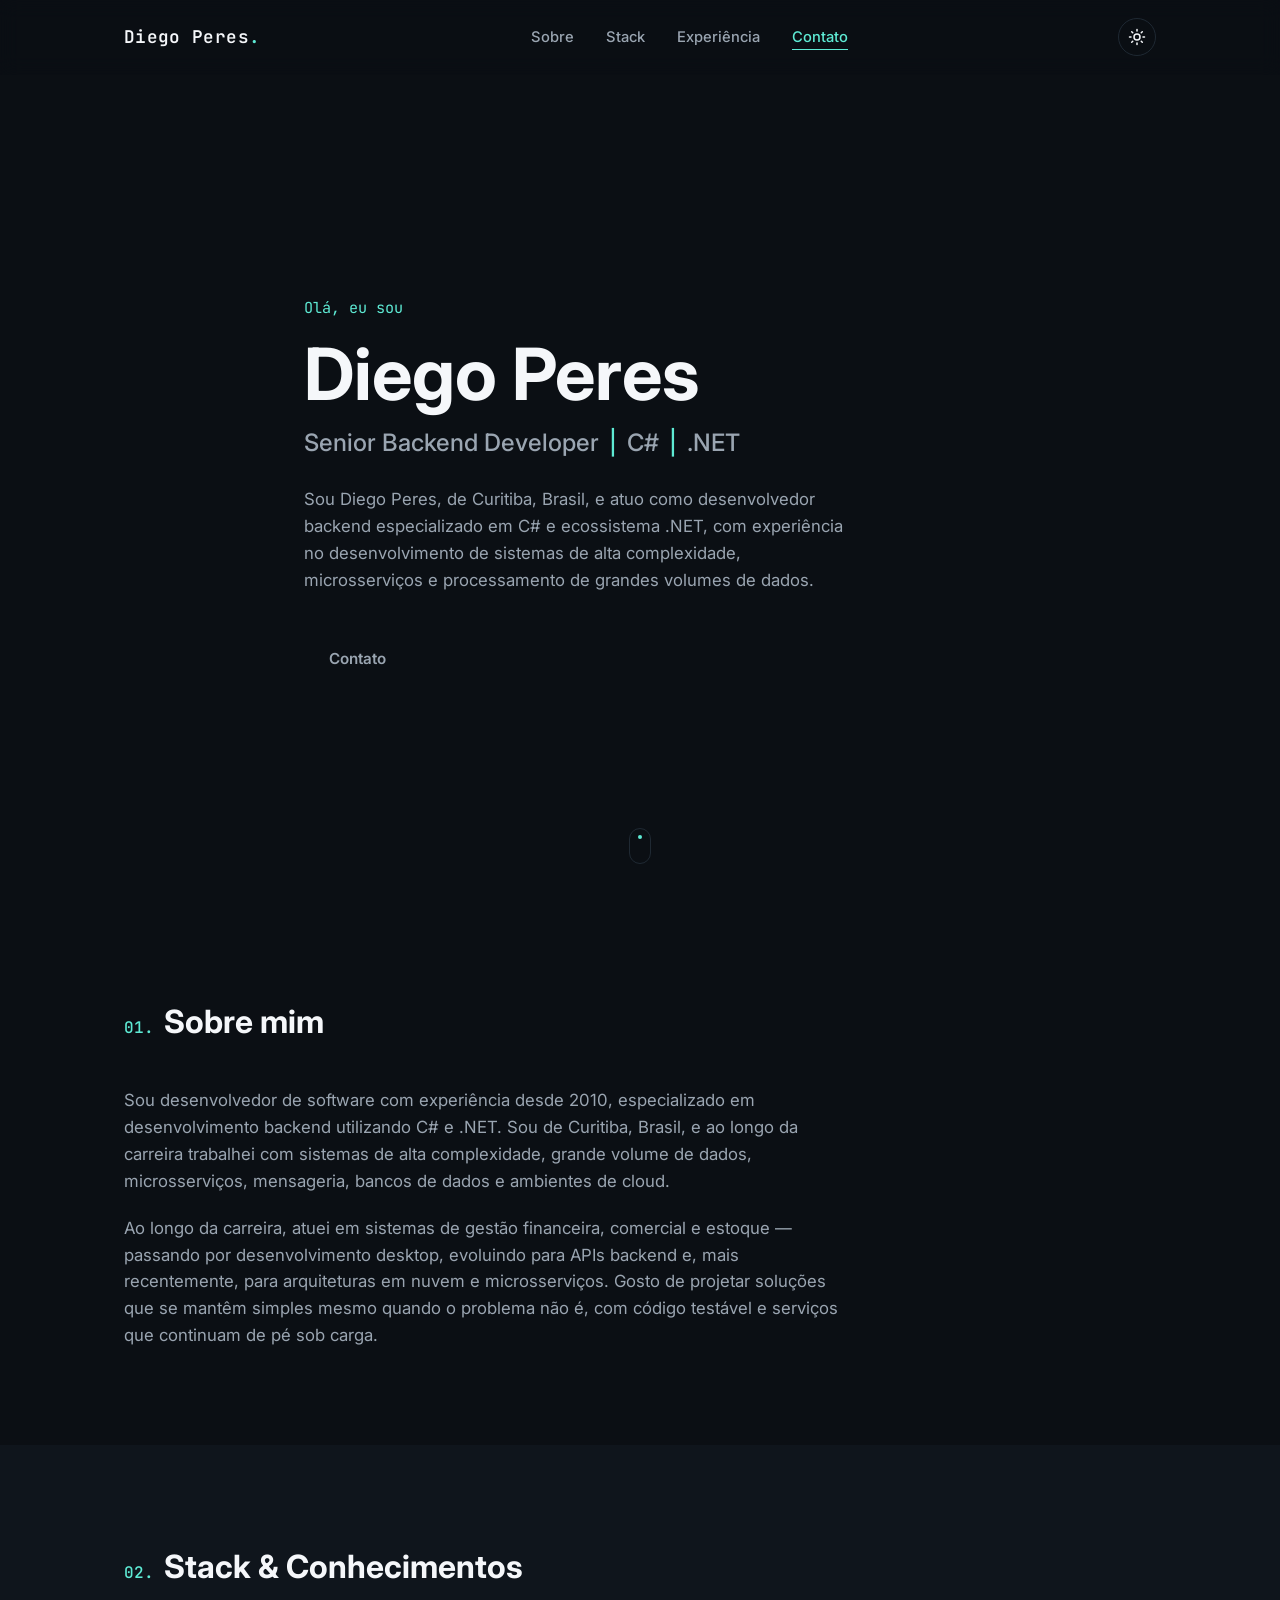
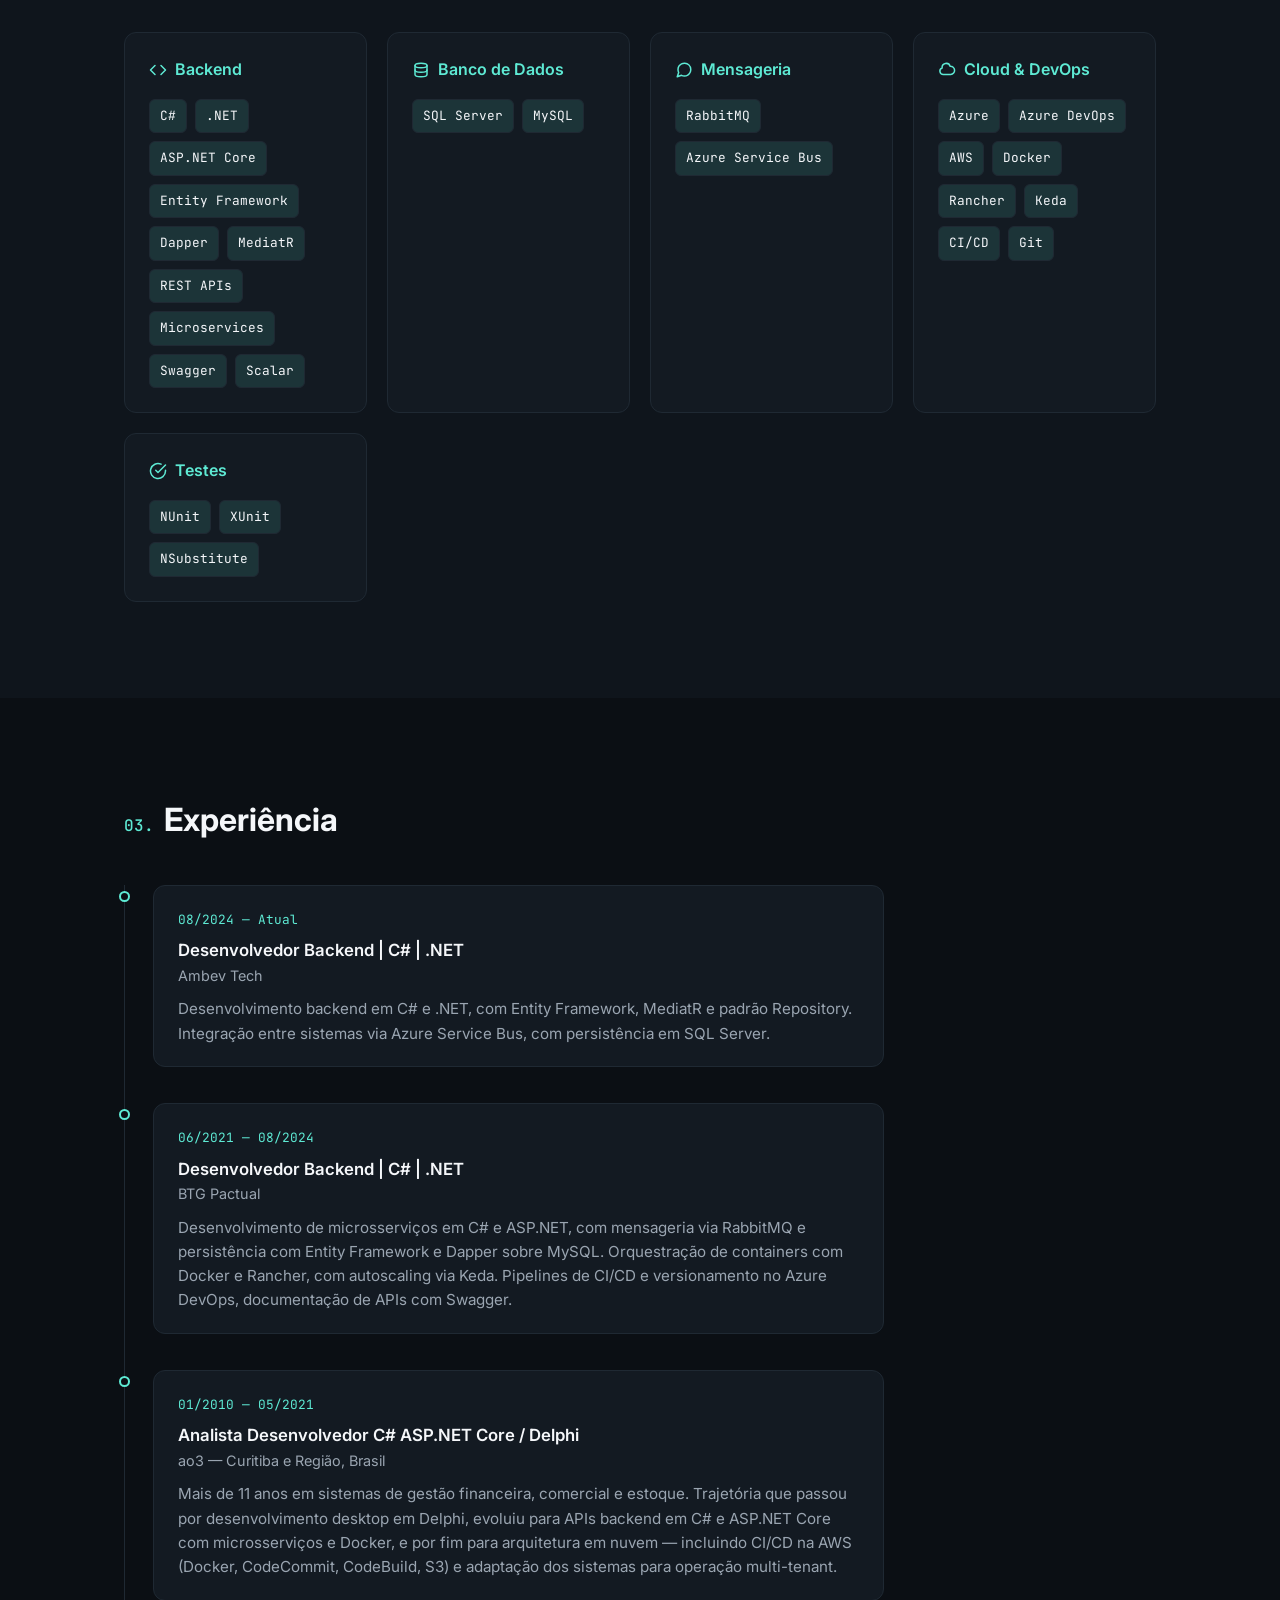
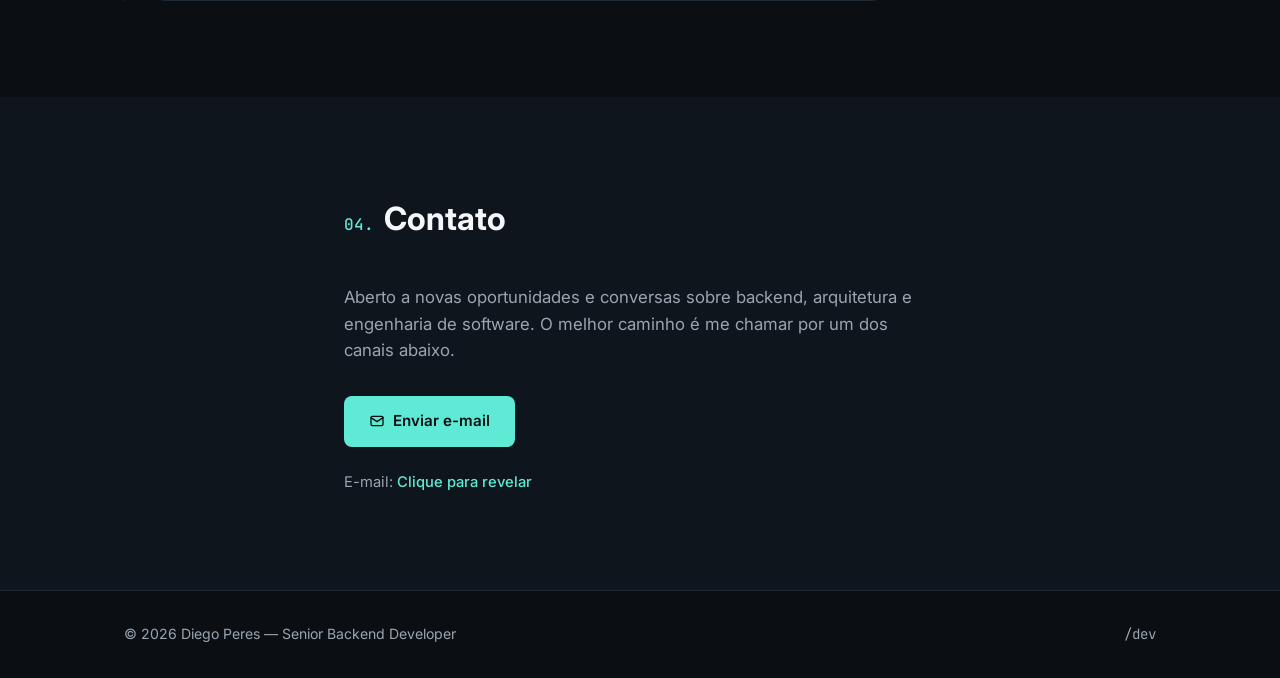
<file: index.html>
<!DOCTYPE html>
<html lang="pt-BR">

<head>
    <meta charset="UTF-8">
    <meta name="viewport" content="width=device-width, initial-scale=1.0">

    <title>Diego Peres | Desenvolvedor Backend C# .NET em Curitiba</title>
    <meta name="description"
        content="Diego Peres é desenvolvedor backend em Curitiba, Brasil, especializado em C# e .NET, com experiência em microsserviços, mensageria, cloud e sistemas de alta complexidade.">
    <meta name="keywords"
        content="Diego Peres, desenvolvedor backend, C#, .NET, ASP.NET Core, microsserviços, Curitiba, Brasil">
    <meta name="author" content="Diego Peres">
    <meta name="robots" content="index, follow">
    <meta name="theme-color" content="#0b0f14">
    <meta name="googlebot" content="index, follow, max-image-preview:large">

    <!-- Open Graph -->
    <meta property="og:type" content="website">
    <meta property="og:title" content="Diego Peres | Desenvolvedor Backend C# .NET em Curitiba">
    <meta property="og:description"
        content="Portfólio de Diego Peres, desenvolvedor backend em Curitiba, Brasil, com experiência em C#, .NET, microsserviços, mensageria e cloud.">
    <meta property="og:image" content="assets/og-image.svg">
    <meta property="og:url" content="https://www.diegoperes.com.br/">
    <meta property="og:site_name" content="Diego Peres">
    <meta property="og:locale" content="pt_BR">

    <!-- Twitter Card -->
    <meta name="twitter:card" content="summary_large_image">
    <meta name="twitter:title" content="Diego Peres | Desenvolvedor Backend C# .NET em Curitiba">
    <meta name="twitter:description"
        content="Portfólio de Diego Peres, desenvolvedor backend em Curitiba, Brasil, com experiência em C# e .NET.">
    <meta name="twitter:image" content="assets/og-image.svg">

    <link rel="icon" type="image/svg+xml" href="assets/favicon.svg">
    <link rel="canonical" href="https://www.diegoperes.com.br/">

    <link rel="preconnect" href="https://fonts.googleapis.com">
    <link rel="preconnect" href="https://fonts.gstatic.com" crossorigin>
    <link
        href="https://fonts.googleapis.com/css2?family=Inter:wght@400;500;600;700&amp;family=JetBrains+Mono:wght@400;500;600&amp;display=swap"
        rel="stylesheet">

    <link rel="stylesheet" href="css/style.css">
    <script src="js/site-config.js"></script>
    <script>
        (function injectStructuredData() {
            const sameAs = [
                window.SITE_CONFIG?.linkedin?.trim(),
                window.SITE_CONFIG?.github?.trim()
            ].filter(Boolean);

            const person = {
                "@context": "https://schema.org",
                "@type": "Person",
                name: "Diego Peres",
                url: "https://www.diegoperes.com.br/",
                jobTitle: "Desenvolvedor Backend",
                address: {
                    "@type": "PostalAddress",
                    addressLocality: "Curitiba",
                    addressCountry: "BR"
                },
                knowsAbout: [
                    "C#",
                    ".NET",
                    "ASP.NET Core",
                    "Microsserviços",
                    "RabbitMQ",
                    "Azure Service Bus",
                    "SQL Server",
                    "MySQL",
                    "Azure",
                    "AWS",
                    "Docker"
                ]
            };

            if (sameAs.length > 0) {
                person.sameAs = sameAs;
            }

            const structuredDataScript = document.createElement("script");
            structuredDataScript.type = "application/ld+json";
            structuredDataScript.text = JSON.stringify(person);
            document.head.appendChild(structuredDataScript);
        })();

        (function addPageTitle() {
            document.title = "Diego Peres | Desenvolvedor Backend C# .NET em Curitiba";
        })();

        (function initGoogleAnalytics() {
            const measurementId = window.SITE_CONFIG?.analyticsMeasurementId?.trim();
            if (!measurementId) return;

            window.dataLayer = window.dataLayer || [];
            window.gtag = function gtag() {
                window.dataLayer.push(arguments);
            };

            window.gtag("js", new Date());
            window.gtag("config", measurementId);

            const script = document.createElement("script");
            script.async = true;
            script.src = "https://www.googletagmanager.com/gtag/js?id=" + encodeURIComponent(measurementId);
            document.head.appendChild(script);
        })();
    </script>
</head>

<body>

    <!--
        Ei, curioso(a) o suficiente pra abrir o código-fonte? Isso já é um
        bom sinal por aqui. Tem mais alguns segredos escondidos no site —
        boa sorte encontrando todos. E se quiser trocar uma ideia de verdade,
        a seção #contato tá logo ali embaixo.
    -->

    <a class="skip-link" href="#conteudo">Pular para o conteúdo</a>

    <!-- ===================== HEADER / NAV ===================== -->
    <header class="header" id="header">
        <nav class="nav" aria-label="Navegação principal">
            <a href="#hero" class="nav__brand">Diego Peres<span class="dot">.</span></a>

            <button class="nav__toggle" id="navToggle" aria-expanded="false" aria-controls="navMenu"
                aria-label="Abrir menu">
                <span></span><span></span><span></span>
            </button>

            <ul class="nav__menu" id="navMenu">
                <li><a href="#sobre" class="nav__link">Sobre</a></li>
                <li><a href="#stack" class="nav__link">Stack</a></li>
                <li><a href="#experiencia" class="nav__link">Experiência</a></li>
                <li><a href="#contato" class="nav__link">Contato</a></li>
            </ul>

            <div class="nav__actions">
                <button class="theme-toggle" id="themeToggle" aria-label="Alternar tema claro/escuro"
                    title="Alternar tema">
                    <svg class="icon icon-sun" viewBox="0 0 24 24" aria-hidden="true">
                        <circle cx="12" cy="12" r="4" />
                        <path
                            d="M12 2v2M12 20v2M4.93 4.93l1.41 1.41M17.66 17.66l1.41 1.41M2 12h2M20 12h2M4.93 19.07l1.41-1.41M17.66 6.34l1.41-1.41" />
                    </svg>
                    <svg class="icon icon-moon" viewBox="0 0 24 24" aria-hidden="true">
                        <path d="M21 12.79A9 9 0 1 1 11.21 3 7 7 0 0 0 21 12.79z" />
                    </svg>
                </button>
            </div>
        </nav>
    </header>

    <main id="conteudo">

        <!-- ===================== HERO ===================== -->
        <section class="hero" id="hero">
            <div class="container hero__content">
                <p class="hero__eyebrow reveal">Olá, eu sou</p>
                <h1 class="hero__name reveal">Diego Peres</h1>
                <p class="hero__role reveal">Senior Backend Developer <span class="sep">|</span> C# <span
                        class="sep">|</span> .NET</p>
                <p class="hero__text reveal">
                    Sou Diego Peres, de Curitiba, Brasil, e atuo como desenvolvedor backend
                    especializado em C# e ecossistema .NET, com experiência no desenvolvimento de
                    sistemas de alta complexidade, microsserviços e processamento de grandes
                    volumes de dados.
                </p>

                <div class="hero__actions reveal">
                    <!-- PERSONALIZAR: links configurados em js/script.js (objeto CONFIG) -->
                    <a data-config="linkedin" class="btn btn--primary" target="_blank" rel="noopener noreferrer">
                        <svg class="icon icon-brand" viewBox="0 0 24 24" aria-hidden="true">
                            <path
                                d="M20.447 20.452h-3.554v-5.569c0-1.328-.027-3.037-1.852-3.037-1.853 0-2.136 1.446-2.136 2.939v5.667H9.351V9h3.414v1.561h.046c.477-.9 1.637-1.85 3.37-1.85 3.601 0 4.267 2.37 4.267 5.455v6.286zM5.337 7.433a2.062 2.062 0 1 1 0-4.125 2.062 2.062 0 0 1 0 4.125zM7.119 20.452H3.554V9h3.565v11.452zM22.225 0H1.771C.792 0 0 .774 0 1.729v20.542C0 23.227.792 24 1.771 24h20.451C23.2 24 24 23.227 24 22.271V1.729C24 .774 23.2 0 22.222 0h.003z" />
                        </svg>
                        LinkedIn
                    </a>
                    <a data-config="github" class="btn btn--outline" target="_blank" rel="noopener noreferrer">
                        <svg class="icon icon-brand" viewBox="0 0 24 24" aria-hidden="true">
                            <path
                                d="M12 .297c-6.63 0-12 5.373-12 12 0 5.303 3.438 9.8 8.205 11.385.6.113.82-.258.82-.577 0-.285-.01-1.04-.015-2.04-3.338.724-4.042-1.61-4.042-1.61C4.422 18.07 3.633 17.7 3.633 17.7c-1.087-.744.084-.729.084-.729 1.205.084 1.838 1.236 1.838 1.236 1.07 1.835 2.809 1.305 3.495.998.108-.776.417-1.305.76-1.605-2.665-.3-5.466-1.332-5.466-5.93 0-1.31.47-2.38 1.235-3.22-.135-.303-.54-1.523.105-3.176 0 0 1.005-.322 3.3 1.23.96-.267 1.98-.399 3-.405 1.02.006 2.04.138 3 .405 2.28-1.552 3.285-1.23 3.285-1.23.645 1.653.24 2.873.12 3.176.765.84 1.23 1.91 1.23 3.22 0 4.61-2.805 5.625-5.475 5.92.42.36.81 1.096.81 2.22 0 1.606-.015 2.896-.015 3.286 0 .315.21.69.825.57C20.565 22.092 24 17.592 24 12.297c0-6.627-5.373-12-12-12" />
                        </svg>
                        GitHub
                    </a>
                    <a href="#contato" class="btn btn--ghost">Contato</a>
                </div>
            </div>

            <a href="#sobre" class="scroll-hint" aria-label="Rolar para a próxima seção">
                <span></span>
            </a>
        </section>

        <!-- ===================== SOBRE ===================== -->
        <section class="section" id="sobre">
            <div class="container">
                <h2 class="section__title reveal"><span class="section__num">01.</span> Sobre mim</h2>

                <div class="about">
                    <p class="about__text reveal">
                        Sou desenvolvedor de software com experiência desde 2010, especializado em
                        desenvolvimento backend utilizando C# e .NET. Sou de Curitiba, Brasil, e ao
                        longo da carreira trabalhei com sistemas de alta complexidade, grande
                        volume de dados, microsserviços, mensageria, bancos de dados e ambientes de
                        cloud.
                    </p>
                    <p class="about__text reveal">
                        Ao longo da carreira, atuei em sistemas de gestão financeira, comercial e estoque —
                        passando por desenvolvimento desktop, evoluindo para APIs backend e, mais
                        recentemente, para arquiteturas em nuvem e microsserviços. Gosto de projetar
                        soluções que se mantêm simples mesmo quando o problema não é, com código testável
                        e serviços que continuam de pé sob carga.
                    </p>
                </div>
            </div>
        </section>

        <!-- ===================== STACK ===================== -->
        <section class="section section--alt" id="stack">
            <div class="container">
                <h2 class="section__title reveal"><span class="section__num">02.</span> Stack &amp; Conhecimentos</h2>

                <div class="stack-grid">

                    <div class="stack-card reveal">
                        <h3 class="stack-card__title">
                            <svg class="icon" viewBox="0 0 24 24" aria-hidden="true">
                                <polyline points="16 18 22 12 16 6" />
                                <polyline points="8 6 2 12 8 18" />
                            </svg>
                            Backend
                        </h3>
                        <ul class="tag-list">
                            <li>C#</li>
                            <li>.NET</li>
                            <li>ASP.NET Core</li>
                            <li>Entity Framework</li>
                            <li>Dapper</li>
                            <li>MediatR</li>
                            <li>REST APIs</li>
                            <li>Microservices</li>
                            <li>Swagger</li>
                            <li>Scalar</li>
                        </ul>
                    </div>

                    <div class="stack-card reveal">
                        <h3 class="stack-card__title">
                            <svg class="icon" viewBox="0 0 24 24" aria-hidden="true">
                                <ellipse cx="12" cy="6" rx="8" ry="3" />
                                <path d="M4 6v6c0 1.66 3.58 3 8 3s8-1.34 8-3V6" />
                                <path d="M4 12v6c0 1.66 3.58 3 8 3s8-1.34 8-3v-6" />
                            </svg>
                            Banco de Dados
                        </h3>
                        <ul class="tag-list">
                            <li>SQL Server</li>
                            <li>MySQL</li>
                        </ul>
                    </div>

                    <div class="stack-card reveal">
                        <h3 class="stack-card__title">
                            <svg class="icon" viewBox="0 0 24 24" aria-hidden="true">
                                <path
                                    d="M21 11.5a8.38 8.38 0 0 1-.9 3.8 8.5 8.5 0 0 1-7.6 4.7 8.38 8.38 0 0 1-3.8-.9L3 21l1.9-5.7a8.38 8.38 0 0 1-.9-3.8 8.5 8.5 0 0 1 4.7-7.6 8.38 8.38 0 0 1 3.8-.9h.5a8.48 8.48 0 0 1 8 8v.5Z" />
                            </svg>
                            Mensageria
                        </h3>
                        <ul class="tag-list">
                            <li>RabbitMQ</li>
                            <li>Azure Service Bus</li>
                        </ul>
                    </div>

                    <div class="stack-card reveal">
                        <h3 class="stack-card__title">
                            <svg class="icon" viewBox="0 0 24 24" aria-hidden="true">
                                <path d="M7 18a4.5 4.5 0 0 1-1.5-8.73A5.5 5.5 0 0 1 16.2 7.02 4.5 4.5 0 0 1 17 18H7Z" />
                            </svg>
                            Cloud &amp; DevOps
                        </h3>
                        <ul class="tag-list">
                            <li>Azure</li>
                            <li>Azure DevOps</li>
                            <li>AWS</li>
                            <li>Docker</li>
                            <li>Rancher</li>
                            <li>Keda</li>
                            <li>CI/CD</li>
                            <li>Git</li>
                        </ul>
                    </div>

                    <div class="stack-card reveal">
                        <h3 class="stack-card__title">
                            <svg class="icon" viewBox="0 0 24 24" aria-hidden="true">
                                <path d="M22 11.08V12a10 10 0 1 1-5.93-9.14" />
                                <polyline points="22 4 12 14.01 9 11.01" />
                            </svg>
                            Testes
                        </h3>
                        <ul class="tag-list">
                            <li>NUnit</li>
                            <li>XUnit</li>
                            <li>NSubstitute</li>
                        </ul>
                    </div>

                </div>
            </div>
        </section>

        <!-- ===================== EXPERIÊNCIA ===================== -->
        <section class="section" id="experiencia">
            <div class="container">
                <h2 class="section__title reveal"><span class="section__num">03.</span> Experiência</h2>

                <ol class="timeline">

                    <li class="timeline__item reveal">
                        <div class="timeline__dot"></div>
                        <div class="timeline__card">
                            <span class="timeline__period">08/2024 — Atual</span>
                            <h3 class="timeline__role">Desenvolvedor Backend | C# | .NET</h3>
                            <p class="timeline__company" data-egg="beer">Ambev Tech</p>
                            <p class="timeline__desc">
                                Desenvolvimento backend em C# e .NET, com Entity Framework, MediatR e padrão
                                Repository. Integração entre sistemas via Azure Service Bus, com persistência
                                em SQL Server.
                            </p>
                        </div>
                    </li>

                    <li class="timeline__item reveal">
                        <div class="timeline__dot"></div>
                        <div class="timeline__card">
                            <span class="timeline__period">06/2021 — 08/2024</span>
                            <h3 class="timeline__role">Desenvolvedor Backend | C# | .NET</h3>
                            <p class="timeline__company" data-egg="money">BTG Pactual</p>
                            <p class="timeline__desc">
                                Desenvolvimento de microsserviços em C# e ASP.NET, com mensageria via RabbitMQ
                                e persistência com Entity Framework e Dapper sobre MySQL. Orquestração de
                                containers com Docker e Rancher, com autoscaling via Keda. Pipelines de CI/CD
                                e versionamento no Azure DevOps, documentação de APIs com Swagger.
                            </p>
                        </div>
                    </li>

                    <li class="timeline__item reveal">
                        <div class="timeline__dot"></div>
                        <div class="timeline__card">
                            <span class="timeline__period">01/2010 — 05/2021</span>
                            <h3 class="timeline__role">Analista Desenvolvedor C# ASP.NET Core / Delphi</h3>
                            <p class="timeline__company" data-egg="stock">ao3 — Curitiba e Região, Brasil</p>
                            <p class="timeline__desc">
                                Mais de 11 anos em sistemas de gestão financeira, comercial e estoque. Trajetória
                                que passou por desenvolvimento desktop em Delphi, evoluiu para APIs backend em
                                C# e ASP.NET Core com microsserviços e Docker, e por fim para arquitetura em
                                nuvem — incluindo CI/CD na AWS (Docker, CodeCommit, CodeBuild, S3) e adaptação
                                dos sistemas para operação multi-tenant.
                            </p>
                        </div>
                    </li>

                </ol>
            </div>
        </section>

        <!-- ===================== CONTATO ===================== -->
        <section class="section section--alt" id="contato">
            <div class="container contact">
                <h2 class="section__title reveal"><span class="section__num">04.</span> Contato</h2>
                <p class="contact__text reveal">
                    Aberto a novas oportunidades e conversas sobre backend, arquitetura e engenharia de software.
                    O melhor caminho é me chamar por um dos canais abaixo.
                </p>

                <div class="contact__actions reveal">
                    <button type="button" class="btn btn--primary" data-email-trigger="send">
                        <svg class="icon" viewBox="0 0 24 24" aria-hidden="true">
                            <rect x="3" y="5" width="18" height="14" rx="2" />
                            <path d="m3 7 9 6 9-6" />
                        </svg>
                        Enviar e-mail
                    </button>
                    <a data-config="linkedin" class="btn btn--outline" target="_blank" rel="noopener noreferrer">
                        <svg class="icon icon-brand" viewBox="0 0 24 24" aria-hidden="true">
                            <path
                                d="M20.447 20.452h-3.554v-5.569c0-1.328-.027-3.037-1.852-3.037-1.853 0-2.136 1.446-2.136 2.939v5.667H9.351V9h3.414v1.561h.046c.477-.9 1.637-1.85 3.37-1.85 3.601 0 4.267 2.37 4.267 5.455v6.286zM5.337 7.433a2.062 2.062 0 1 1 0-4.125 2.062 2.062 0 0 1 0 4.125zM7.119 20.452H3.554V9h3.565v11.452zM22.225 0H1.771C.792 0 0 .774 0 1.729v20.542C0 23.227.792 24 1.771 24h20.451C23.2 24 24 23.227 24 22.271V1.729C24 .774 23.2 0 22.222 0h.003z" />
                        </svg>
                        LinkedIn
                    </a>
                    <a data-config="github" class="btn btn--outline" target="_blank" rel="noopener noreferrer">
                        <svg class="icon icon-brand" viewBox="0 0 24 24" aria-hidden="true">
                            <path
                                d="M12 .297c-6.63 0-12 5.373-12 12 0 5.303 3.438 9.8 8.205 11.385.6.113.82-.258.82-.577 0-.285-.01-1.04-.015-2.04-3.338.724-4.042-1.61-4.042-1.61C4.422 18.07 3.633 17.7 3.633 17.7c-1.087-.744.084-.729.084-.729 1.205.084 1.838 1.236 1.838 1.236 1.07 1.835 2.809 1.305 3.495.998.108-.776.417-1.305.76-1.605-2.665-.3-5.466-1.332-5.466-5.93 0-1.31.47-2.38 1.235-3.22-.135-.303-.54-1.523.105-3.176 0 0 1.005-.322 3.3 1.23.96-.267 1.98-.399 3-.405 1.02.006 2.04.138 3 .405 2.28-1.552 3.285-1.23 3.285-1.23.645 1.653.24 2.873.12 3.176.765.84 1.23 1.91 1.23 3.22 0 4.61-2.805 5.625-5.475 5.92.42.36.81 1.096.81 2.22 0 1.606-.015 2.896-.015 3.286 0 .315.21.69.825.57C20.565 22.092 24 17.592 24 12.297c0-6.627-5.373-12-12-12" />
                        </svg>
                        GitHub
                    </a>
                </div>

                <!--
          Proteção simples contra coleta automática de e-mail: o endereço fica
          codificado em js/script.js e só é decodificado/exibido após o clique
          do usuário (ver initEmailProtection em js/script.js).
        -->
                <p class="contact__direct reveal">
                    E-mail: <a href="#" class="email-reveal" data-email-trigger="show">Clique para revelar</a>
                </p>
            </div>
        </section>

    </main>

    <!-- ===================== FOOTER ===================== -->
    <footer class="footer">
        <div class="container footer__content">
            <p>&copy; <span id="year">2026</span> Diego Peres — Senior Backend Developer</p>
            <div class="footer__links">
                <a data-config="linkedin" target="_blank" rel="noopener noreferrer">LinkedIn</a>
                <a data-config="github" target="_blank" rel="noopener noreferrer">GitHub</a>
                <a href="dev/" class="footer__dev-link" title="Dev Tools">/dev</a>
            </div>
        </div>
    </footer>

    <script src="js/script.js"></script>
    <script src="js/easter-eggs.js"></script>
</body>

</html>
</file>
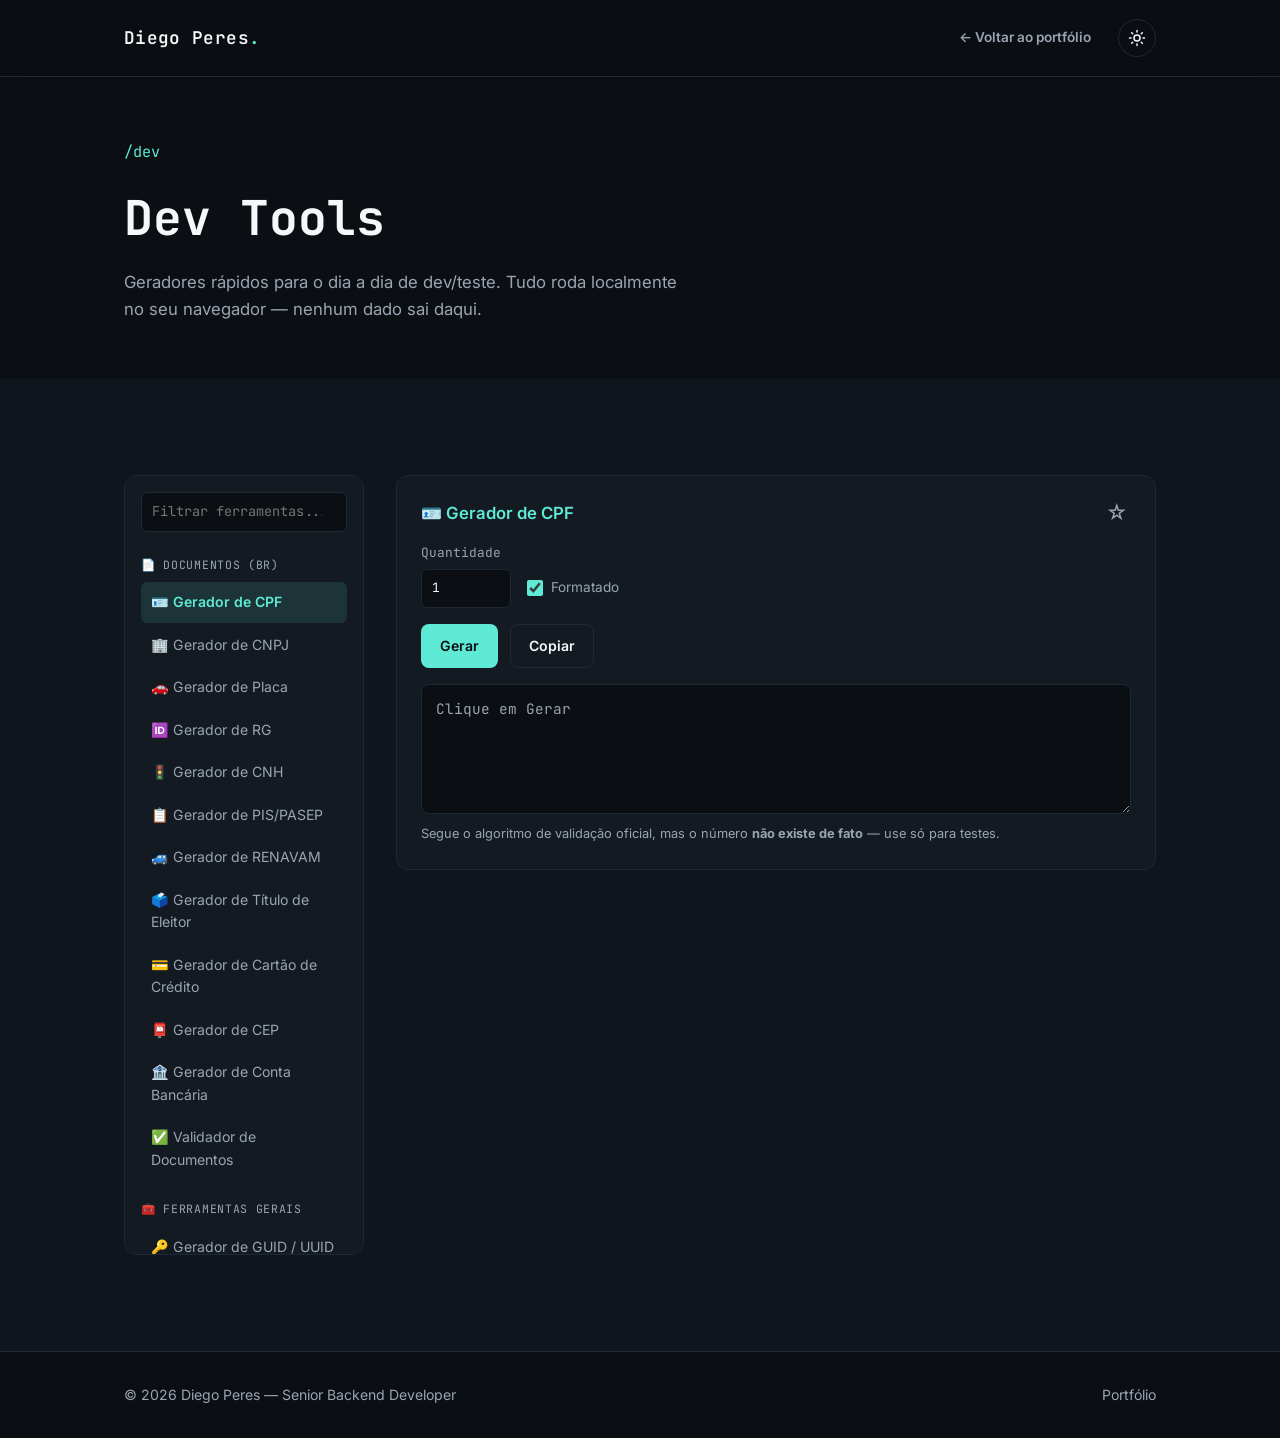
<file: dev/index.html>
<!DOCTYPE html>
<html lang="pt-BR">

<head>
    <meta charset="UTF-8">
    <meta name="viewport" content="width=device-width, initial-scale=1.0">

    <title>Dev Tools | Diego Peres</title>
    <meta name="description"
        content="Ferramentas de desenvolvedor: gerador de CPF, CNPJ, placa de carro (Mercosul e antiga) e GUID/UUID, tudo rodando no navegador.">
    <meta name="robots" content="index, follow">
    <meta name="theme-color" content="#0b0f14">

    <meta property="og:type" content="website">
    <meta property="og:title" content="Dev Tools | Diego Peres">
    <meta property="og:description"
        content="Gerador de CPF, CNPJ, placa de carro e GUID/UUID, tudo rodando no navegador.">
    <meta property="og:url" content="https://www.diegoperes.com.br/dev/">
    <meta property="og:site_name" content="Diego Peres">
    <meta property="og:locale" content="pt_BR">

    <link rel="icon" type="image/svg+xml" href="../assets/favicon.svg">
    <link rel="canonical" href="https://www.diegoperes.com.br/dev/">

    <link rel="preconnect" href="https://fonts.googleapis.com">
    <link rel="preconnect" href="https://fonts.gstatic.com" crossorigin>
    <link
        href="https://fonts.googleapis.com/css2?family=Inter:wght@400;500;600;700&amp;family=JetBrains+Mono:wght@400;500;600&amp;display=swap"
        rel="stylesheet">

    <link rel="stylesheet" href="../css/style.css">
    <link rel="stylesheet" href="dev.css">
    <script src="../js/site-config.js"></script>
    <script>
        (function initGoogleAnalytics() {
            const measurementId = window.SITE_CONFIG?.analyticsMeasurementId?.trim();
            if (!measurementId) return;

            window.dataLayer = window.dataLayer || [];
            window.gtag = function gtag() {
                window.dataLayer.push(arguments);
            };

            window.gtag("js", new Date());
            window.gtag("config", measurementId);

            const script = document.createElement("script");
            script.async = true;
            script.src = "https://www.googletagmanager.com/gtag/js?id=" + encodeURIComponent(measurementId);
            document.head.appendChild(script);
        })();
    </script>
</head>

<body>

    <a class="skip-link" href="#conteudo">Pular para o conteúdo</a>

    <header class="header header--scrolled" id="header">
        <nav class="nav" aria-label="Navegação">
            <a href="../" class="nav__brand">Diego Peres<span class="dot">.</span></a>

            <div class="nav__actions">
                <a href="../" class="btn btn--ghost dev-back">&larr; Voltar ao portfólio</a>
                <button class="theme-toggle" id="themeToggle" aria-label="Alternar tema claro/escuro"
                    title="Alternar tema">
                    <svg class="icon icon-sun" viewBox="0 0 24 24" aria-hidden="true">
                        <circle cx="12" cy="12" r="4" />
                        <path
                            d="M12 2v2M12 20v2M4.93 4.93l1.41 1.41M17.66 17.66l1.41 1.41M2 12h2M20 12h2M4.93 19.07l1.41-1.41M17.66 6.34l1.41-1.41" />
                    </svg>
                    <svg class="icon icon-moon" viewBox="0 0 24 24" aria-hidden="true">
                        <path d="M21 12.79A9 9 0 1 1 11.21 3 7 7 0 0 0 21 12.79z" />
                    </svg>
                </button>
            </div>
        </nav>
    </header>

    <main id="conteudo">
        <section class="section dev-hero">
            <div class="container">
                <p class="hero__eyebrow">/dev</p>
                <h1 class="dev-hero__title">Dev Tools</h1>
                <p class="dev-hero__text">
                    Geradores rápidos para o dia a dia de dev/teste. Tudo roda localmente no seu
                    navegador — nenhum dado sai daqui.
                </p>
            </div>
        </section>

        <section class="section section--alt dev-main">
            <div class="container dev-layout">

                <nav class="dev-sidebar" aria-label="Ferramentas disponíveis">
                    <input type="search" class="dev-nav__filter" placeholder="Filtrar ferramentas..."
                        aria-label="Filtrar ferramentas">

                    <p class="dev-nav__group dev-nav__group--favoritos is-hidden">⭐ Favoritos</p>

                    <p class="dev-nav__group">📄 Documentos (BR)</p>
                    <button type="button" class="dev-nav__link" data-target="cpf">🪪 Gerador de CPF</button>
                    <button type="button" class="dev-nav__link" data-target="cnpj">🏢 Gerador de CNPJ</button>
                    <button type="button" class="dev-nav__link" data-target="placa">🚗 Gerador de Placa</button>
                    <button type="button" class="dev-nav__link" data-target="rg">🆔 Gerador de RG</button>
                    <button type="button" class="dev-nav__link" data-target="cnh">🚦 Gerador de CNH</button>
                    <button type="button" class="dev-nav__link" data-target="pis">📋 Gerador de PIS/PASEP</button>
                    <button type="button" class="dev-nav__link" data-target="renavam">🚙 Gerador de RENAVAM</button>
                    <button type="button" class="dev-nav__link" data-target="titulo">🗳️ Gerador de Título de
                        Eleitor</button>
                    <button type="button" class="dev-nav__link" data-target="cartao">💳 Gerador de Cartão de
                        Crédito</button>
                    <button type="button" class="dev-nav__link" data-target="cep">📮 Gerador de CEP</button>
                    <button type="button" class="dev-nav__link" data-target="conta-bancaria">🏦 Gerador de Conta
                        Bancária</button>
                    <button type="button" class="dev-nav__link" data-target="validador">✅ Validador de
                        Documentos</button>

                    <p class="dev-nav__group">🧰 Ferramentas gerais</p>
                    <button type="button" class="dev-nav__link" data-target="guid">🔑 Gerador de GUID / UUID</button>
                    <button type="button" class="dev-nav__link" data-target="senha">🔒 Gerador de Senha</button>
                    <button type="button" class="dev-nav__link" data-target="slug">🔗 Gerador de Slug</button>
                    <button type="button" class="dev-nav__link" data-target="base64">🔐 Codificador /
                        Decodificador</button>
                    <button type="button" class="dev-nav__link" data-target="jwt">🎫 Decodificador de JWT</button>
                    <button type="button" class="dev-nav__link" data-target="json">🗂️ Formatador de JSON</button>
                    <button type="button" class="dev-nav__link" data-target="hash">#️⃣ Hash de Texto</button>
                    <button type="button" class="dev-nav__link" data-target="timestamp">⏱️ Conversor de
                        Timestamp</button>
                    <button type="button" class="dev-nav__link" data-target="lorem">📝 Lorem Ipsum</button>
                    <button type="button" class="dev-nav__link" data-target="qrcode">🔳 Gerador de QR Code</button>
                    <button type="button" class="dev-nav__link" data-target="qr-wifi">📶 QR Code de Wi-Fi</button>
                    <button type="button" class="dev-nav__link" data-target="qr-pix">💸 QR Code Pix</button>
                    <button type="button" class="dev-nav__link" data-target="codigo-barras">🏷️ Código de
                        Barras</button>
                    <button type="button" class="dev-nav__link" data-target="binario-texto">💾 Texto em
                        Binário</button>
                    <button type="button" class="dev-nav__link" data-target="morse">📡 Código Morse</button>
                    <button type="button" class="dev-nav__link" data-target="base-numerica">🔢 Conversor de Base
                        Numérica</button>
                    <button type="button" class="dev-nav__link" data-target="extenso">🔡 Número por Extenso</button>
                    <button type="button" class="dev-nav__link" data-target="simbolos">😀 Símbolos e Emojis</button>

                    <p class="dev-nav__group">🌐 Rede / Internet</p>
                    <button type="button" class="dev-nav__link" data-target="ambiente">🖥️ Navegador e Sistema</button>
                    <button type="button" class="dev-nav__link" data-target="meuip">🌍 Meu IP Público</button>
                    <button type="button" class="dev-nav__link" data-target="whatsapp-link">💬 Link do
                        WhatsApp</button>

                    <p class="dev-nav__group">🔤 Funções de String</p>
                    <button type="button" class="dev-nav__link" data-target="stats-texto">📊 Estatísticas de
                        Texto</button>
                    <button type="button" class="dev-nav__link" data-target="transformar-texto">🔄 Transformador de
                        Texto</button>
                    <button type="button" class="dev-nav__link" data-target="ordenar-linhas">🔀 Ordenador de
                        Linhas</button>
                    <button type="button" class="dev-nav__link" data-target="dividir-texto">✂️ Divisor de Texto</button>
                    <button type="button" class="dev-nav__link" data-target="buscar-substituir">🔍 Buscar e
                        Substituir</button>
                    <button type="button" class="dev-nav__link" data-target="char-info">🔎 Informações de
                        Caractere</button>
                    <button type="button" class="dev-nav__link" data-target="texto-invertido">🙃 Texto de Cabeça
                        pra Baixo</button>
                    <button type="button" class="dev-nav__link" data-target="letras-empilhadas">🔠 Letras
                        Empilhadas</button>
                    <button type="button" class="dev-nav__link" data-target="prefixo-sufixo">🧩 Prefixo e
                        Sufixo</button>
                    <button type="button" class="dev-nav__link" data-target="comparar-textos">🆚 Comparar
                        Textos</button>

                    <p class="dev-nav__group">➗ Matemática</p>
                    <button type="button" class="dev-nav__link" data-target="romanos">🏛️ Números Romanos</button>
                    <button type="button" class="dev-nav__link" data-target="fatoracao">🧮 Fatoração em Primos</button>
                    <button type="button" class="dev-nav__link" data-target="mdc-mmc">➗ MDC / MMC</button>
                    <button type="button" class="dev-nav__link" data-target="porcentagem">💯 Porcentagem</button>
                    <button type="button" class="dev-nav__link" data-target="regra-tres">📏 Regra de Três</button>
                    <button type="button" class="dev-nav__link" data-target="resto-divisao">✖️ Resto da
                        Divisão</button>
                    <button type="button" class="dev-nav__link" data-target="unidades">⚖️ Conversor de
                        Unidades</button>
                    <button type="button" class="dev-nav__link" data-target="fracao">🍕 Calculadora de Fração</button>

                    <p class="dev-nav__group">📐 Cálculo de Área</p>
                    <button type="button" class="dev-nav__link" data-target="area">📐 Calculadora de Área</button>

                    <p class="dev-nav__group">📅 Data e Hora</p>
                    <button type="button" class="dev-nav__link" data-target="dias-entre-datas">📆 Dias entre
                        Datas</button>
                    <button type="button" class="dev-nav__link" data-target="somar-dias">➕ Somar / Subtrair
                        Dias</button>
                    <button type="button" class="dev-nav__link" data-target="feriados">🎉 Feriados
                        Nacionais</button>
                    <button type="button" class="dev-nav__link" data-target="dias-uteis">💼 Dias Úteis</button>
                    <button type="button" class="dev-nav__link" data-target="calcular-idade">🎂 Calcular
                        Idade</button>
                    <button type="button" class="dev-nav__link" data-target="signo">♈ Signo do Zodíaco</button>
                    <button type="button" class="dev-nav__link" data-target="fase-lua">🌙 Fase da Lua</button>
                    <button type="button" class="dev-nav__link" data-target="feriadao">🏖️ Emenda de
                        Feriados</button>
                    <button type="button" class="dev-nav__link" data-target="planejador-ferias">🗓️ Planejador de
                        Férias</button>
                    <button type="button" class="dev-nav__link" data-target="cronometro">⏲️ Cronômetro /
                        Contagem</button>
                    <button type="button" class="dev-nav__link" data-target="pomodoro">🍅 Pomodoro Timer</button>

                    <p class="dev-nav__group">💰 Finanças</p>
                    <button type="button" class="dev-nav__link" data-target="poupanca">🐷 Simulador de
                        Poupança</button>
                    <button type="button" class="dev-nav__link" data-target="financiamento">🏠 Simulador de
                        Financiamento</button>
                    <button type="button" class="dev-nav__link" data-target="moeda">💱 Conversor de Moedas</button>
                    <button type="button" class="dev-nav__link" data-target="salario-minimo">💵 Salário Mínimo por
                        Ano</button>

                    <p class="dev-nav__group">🎨 Cores e CSS</p>
                    <button type="button" class="dev-nav__link" data-target="cor-conversor">🎨 Conversor de
                        Cores</button>
                    <button type="button" class="dev-nav__link" data-target="gradiente-css">🌈 Gerador de
                        Gradiente</button>
                    <button type="button" class="dev-nav__link" data-target="box-shadow-css">🌫️ Gerador de
                        Box-Shadow</button>
                    <button type="button" class="dev-nav__link" data-target="border-radius-css">⬜ Gerador de
                        Border-Radius</button>

                    <p class="dev-nav__group">🛠️ Dev Avançado</p>
                    <button type="button" class="dev-nav__link" data-target="regex-tester">🧪 Testador de
                        Regex</button>
                    <button type="button" class="dev-nav__link" data-target="cron-explicador">⏰ Explicador de
                        Cron</button>
                    <button type="button" class="dev-nav__link" data-target="fuso-horario">🌍 Conversor de Fuso
                        Horário</button>
                    <button type="button" class="dev-nav__link" data-target="subnet-calculadora">🖧 Calculadora de
                        Sub-rede</button>
                    <button type="button" class="dev-nav__link" data-target="user-agent-parser">🕵️ Parser de
                        User-Agent</button>
                    <button type="button" class="dev-nav__link" data-target="semver-comparador">🔢 Comparador de
                        SemVer</button>

                    <p class="dev-nav__group">💻 Código e Formatos</p>
                    <button type="button" class="dev-nav__link" data-target="sql-formatter">🗄️ Formatador de
                        SQL</button>
                    <button type="button" class="dev-nav__link" data-target="case-identificador">🐫 Case de
                        Identificador</button>
                    <button type="button" class="dev-nav__link" data-target="gitignore-gerador">🚫 Gerador de
                        .gitignore</button>
                    <button type="button" class="dev-nav__link" data-target="jwt-encoder">✍️ JWT Encoder</button>
                    <button type="button" class="dev-nav__link" data-target="json-diff">🔍 Comparador de
                        JSON</button>
                    <button type="button" class="dev-nav__link" data-target="json-mock">🎲 Gerador de JSON
                        Mock</button>
                    <button type="button" class="dev-nav__link" data-target="ascii-art">🅰️ ASCII Art /
                        Banner</button>

                    <p class="dev-nav__group">🕸️ Web e Metadados</p>
                    <button type="button" class="dev-nav__link" data-target="meta-tags-gerador">🏷️ Meta Tags /
                        Open Graph</button>
                    <button type="button" class="dev-nav__link" data-target="robots-gerador">🤖 Gerador de
                        robots.txt</button>
                    <button type="button" class="dev-nav__link" data-target="favicon-gerador">⭐ Gerador de
                        Favicon</button>

                    <p class="dev-nav__group">🖼️ Multimídia</p>
                    <button type="button" class="dev-nav__link" data-target="comprimir-imagem">🗜️ Comprimir
                        Imagem</button>
                    <button type="button" class="dev-nav__link" data-target="redimensionar-imagem">📏 Redimensionar
                        Imagem</button>
                    <button type="button" class="dev-nav__link" data-target="recortar-imagem">✂️ Recortar
                        Imagem</button>
                    <button type="button" class="dev-nav__link" data-target="preto-e-branco">⚫ Foto em Preto e
                        Branco</button>
                    <button type="button" class="dev-nav__link" data-target="jpg-para-pdf">📄 Converter JPG em
                        PDF</button>
                    <button type="button" class="dev-nav__link" data-target="juntar-pdf">📎 Juntar PDFs</button>

                    <p class="dev-nav__group">🎭 Dados Fake</p>
                    <button type="button" class="dev-nav__link" data-target="perfil">👤 Perfil de Pessoa</button>
                    <button type="button" class="dev-nav__link" data-target="empresa">🏭 Dados de Empresa</button>
                    <button type="button" class="dev-nav__link" data-target="sorteio">🎲 Sorteador de Números</button>
                </nav>

                <div class="dev-content">

                    <!-- ===== CPF ===== -->
                    <article class="tool-card" data-tool="cpf">
                        <div class="tool-card__header"><h2 class="tool-card__title">🪪 Gerador de CPF</h2><button type="button" class="tool-fav-btn" data-tool="cpf" aria-label="Adicionar aos favoritos" aria-pressed="false">☆</button></div>
                        <div class="tool-card__row">
                            <label class="tool-field">
                                Quantidade
                                <input type="number" class="tool-qty" min="1" max="50" value="1">
                            </label>
                            <label class="tool-check">
                                <input type="checkbox" class="tool-formatted" checked>
                                Formatado
                            </label>
                        </div>
                        <div class="tool-card__actions">
                            <button type="button" class="btn btn--primary tool-generate">Gerar</button>
                            <button type="button" class="btn btn--outline tool-copy">Copiar</button>
                        </div>
                        <textarea class="tool-output" readonly aria-label="CPFs gerados"
                            placeholder="Clique em Gerar"></textarea>
                        <p class="tool-hint">
                            Segue o algoritmo de validação oficial, mas o número <strong>não existe de
                                fato</strong> — use só para testes.
                        </p>
                    </article>

                    <!-- ===== CNPJ ===== -->
                    <article class="tool-card" data-tool="cnpj">
                        <div class="tool-card__header"><h2 class="tool-card__title">🏢 Gerador de CNPJ</h2><button type="button" class="tool-fav-btn" data-tool="cnpj" aria-label="Adicionar aos favoritos" aria-pressed="false">☆</button></div>
                        <div class="tool-card__row">
                            <label class="tool-field">
                                Quantidade
                                <input type="number" class="tool-qty" min="1" max="50" value="1">
                            </label>
                            <label class="tool-check">
                                <input type="checkbox" class="tool-formatted" checked>
                                Formatado
                            </label>
                        </div>
                        <div class="tool-card__actions">
                            <button type="button" class="btn btn--primary tool-generate">Gerar</button>
                            <button type="button" class="btn btn--outline tool-copy">Copiar</button>
                        </div>
                        <textarea class="tool-output" readonly aria-label="CNPJs gerados"
                            placeholder="Clique em Gerar"></textarea>
                        <p class="tool-hint">
                            Segue o algoritmo de validação oficial, mas o número <strong>não existe de
                                fato</strong> — use só para testes.
                        </p>
                    </article>

                    <!-- ===== PLACA ===== -->
                    <article class="tool-card" data-tool="placa">
                        <div class="tool-card__header"><h2 class="tool-card__title">🚗 Gerador de Placa</h2><button type="button" class="tool-fav-btn" data-tool="placa" aria-label="Adicionar aos favoritos" aria-pressed="false">☆</button></div>
                        <div class="tool-card__row">
                            <label class="tool-field">
                                Quantidade
                                <input type="number" class="tool-qty" min="1" max="50" value="1">
                            </label>
                            <label class="tool-field">
                                Formato
                                <select class="tool-format">
                                    <option value="mercosul" selected>Mercosul (ABC1D23)</option>
                                    <option value="antiga">Antiga (ABC-1234)</option>
                                </select>
                            </label>
                        </div>
                        <div class="tool-card__actions">
                            <button type="button" class="btn btn--primary tool-generate">Gerar</button>
                            <button type="button" class="btn btn--outline tool-copy">Copiar</button>
                        </div>
                        <textarea class="tool-output" readonly aria-label="Placas geradas"
                            placeholder="Clique em Gerar"></textarea>
                        <p class="tool-hint">
                            A placa <strong>não existe de fato</strong> — use só para testes.
                        </p>
                    </article>

                    <!-- ===== RG ===== -->
                    <article class="tool-card" data-tool="rg">
                        <div class="tool-card__header"><h2 class="tool-card__title">🆔 Gerador de RG</h2><button type="button" class="tool-fav-btn" data-tool="rg" aria-label="Adicionar aos favoritos" aria-pressed="false">☆</button></div>
                        <div class="tool-card__row">
                            <label class="tool-field">
                                Quantidade
                                <input type="number" class="tool-qty" min="1" max="50" value="1">
                            </label>
                        </div>
                        <div class="tool-card__actions">
                            <button type="button" class="btn btn--primary tool-generate">Gerar</button>
                            <button type="button" class="btn btn--outline tool-copy">Copiar</button>
                        </div>
                        <textarea class="tool-output" readonly aria-label="RGs gerados"
                            placeholder="Clique em Gerar"></textarea>
                        <p class="tool-hint">
                            O RG não tem um algoritmo nacional único (cada estado emite o seu). Este
                            gerador usa o formato/dígito verificador mais comum (padrão SP) só para
                            testes.
                        </p>
                    </article>

                    <!-- ===== CNH ===== -->
                    <article class="tool-card" data-tool="cnh">
                        <div class="tool-card__header"><h2 class="tool-card__title">🚦 Gerador de CNH</h2><button type="button" class="tool-fav-btn" data-tool="cnh" aria-label="Adicionar aos favoritos" aria-pressed="false">☆</button></div>
                        <div class="tool-card__row">
                            <label class="tool-field">
                                Quantidade
                                <input type="number" class="tool-qty" min="1" max="50" value="1">
                            </label>
                        </div>
                        <div class="tool-card__actions">
                            <button type="button" class="btn btn--primary tool-generate">Gerar</button>
                            <button type="button" class="btn btn--outline tool-copy">Copiar</button>
                        </div>
                        <textarea class="tool-output" readonly aria-label="CNHs geradas"
                            placeholder="Clique em Gerar"></textarea>
                        <p class="tool-hint">
                            Número <strong>não existe de fato</strong> — use só para testes.
                        </p>
                    </article>

                    <!-- ===== PIS/PASEP ===== -->
                    <article class="tool-card" data-tool="pis">
                        <div class="tool-card__header"><h2 class="tool-card__title">📋 Gerador de PIS/PASEP</h2><button type="button" class="tool-fav-btn" data-tool="pis" aria-label="Adicionar aos favoritos" aria-pressed="false">☆</button></div>
                        <div class="tool-card__row">
                            <label class="tool-field">
                                Quantidade
                                <input type="number" class="tool-qty" min="1" max="50" value="1">
                            </label>
                            <label class="tool-check">
                                <input type="checkbox" class="tool-formatted" checked>
                                Formatado
                            </label>
                        </div>
                        <div class="tool-card__actions">
                            <button type="button" class="btn btn--primary tool-generate">Gerar</button>
                            <button type="button" class="btn btn--outline tool-copy">Copiar</button>
                        </div>
                        <textarea class="tool-output" readonly aria-label="PIS/PASEP gerados"
                            placeholder="Clique em Gerar"></textarea>
                        <p class="tool-hint">
                            Número <strong>não existe de fato</strong> — use só para testes.
                        </p>
                    </article>

                    <!-- ===== RENAVAM ===== -->
                    <article class="tool-card" data-tool="renavam">
                        <div class="tool-card__header"><h2 class="tool-card__title">🚙 Gerador de RENAVAM</h2><button type="button" class="tool-fav-btn" data-tool="renavam" aria-label="Adicionar aos favoritos" aria-pressed="false">☆</button></div>
                        <div class="tool-card__row">
                            <label class="tool-field">
                                Quantidade
                                <input type="number" class="tool-qty" min="1" max="50" value="1">
                            </label>
                        </div>
                        <div class="tool-card__actions">
                            <button type="button" class="btn btn--primary tool-generate">Gerar</button>
                            <button type="button" class="btn btn--outline tool-copy">Copiar</button>
                        </div>
                        <textarea class="tool-output" readonly aria-label="RENAVAMs gerados"
                            placeholder="Clique em Gerar"></textarea>
                        <p class="tool-hint">
                            Número <strong>não existe de fato</strong> — use só para testes.
                        </p>
                    </article>

                    <!-- ===== TÍTULO DE ELEITOR ===== -->
                    <article class="tool-card" data-tool="titulo">
                        <div class="tool-card__header"><h2 class="tool-card__title">🗳️ Gerador de Título de Eleitor</h2><button type="button" class="tool-fav-btn" data-tool="titulo" aria-label="Adicionar aos favoritos" aria-pressed="false">☆</button></div>
                        <div class="tool-card__row">
                            <label class="tool-field">
                                Quantidade
                                <input type="number" class="tool-qty" min="1" max="50" value="1">
                            </label>
                            <label class="tool-field">
                                UF
                                <select class="titulo-uf">
                                    <option value="0" selected>Aleatória</option>
                                    <option value="1">SP</option>
                                    <option value="2">MG</option>
                                    <option value="3">RJ</option>
                                    <option value="4">RS</option>
                                    <option value="5">BA</option>
                                    <option value="6">PR</option>
                                    <option value="7">CE</option>
                                    <option value="8">PE</option>
                                    <option value="9">SC</option>
                                    <option value="10">GO</option>
                                </select>
                            </label>
                        </div>
                        <div class="tool-card__actions">
                            <button type="button" class="btn btn--primary tool-generate">Gerar</button>
                            <button type="button" class="btn btn--outline tool-copy">Copiar</button>
                        </div>
                        <textarea class="tool-output" readonly aria-label="Títulos de eleitor gerados"
                            placeholder="Clique em Gerar"></textarea>
                        <p class="tool-hint">
                            Número <strong>não existe de fato</strong> — use só para testes.
                        </p>
                    </article>

                    <!-- ===== CARTÃO DE CRÉDITO ===== -->
                    <article class="tool-card" data-tool="cartao">
                        <div class="tool-card__header"><h2 class="tool-card__title">💳 Gerador de Cartão de Crédito</h2><button type="button" class="tool-fav-btn" data-tool="cartao" aria-label="Adicionar aos favoritos" aria-pressed="false">☆</button></div>
                        <div class="tool-card__row">
                            <label class="tool-field">
                                Quantidade
                                <input type="number" class="tool-qty" min="1" max="50" value="1">
                            </label>
                            <label class="tool-field">
                                Bandeira
                                <select class="cartao-bandeira">
                                    <option value="visa" selected>Visa</option>
                                    <option value="mastercard">Mastercard</option>
                                    <option value="amex">American Express</option>
                                    <option value="elo">Elo</option>
                                </select>
                            </label>
                        </div>
                        <div class="tool-card__actions">
                            <button type="button" class="btn btn--primary tool-generate">Gerar</button>
                            <button type="button" class="btn btn--outline tool-copy">Copiar</button>
                        </div>
                        <textarea class="tool-output" readonly aria-label="Cartões gerados"
                            placeholder="Clique em Gerar"></textarea>
                        <p class="tool-hint">
                            Número passa no algoritmo de Luhn, mas <strong>não existe de fato</strong> —
                            use só para testes, nunca em formulários de pagamento reais.
                        </p>
                    </article>

                    <!-- ===== CEP ===== -->
                    <article class="tool-card" data-tool="cep">
                        <div class="tool-card__header"><h2 class="tool-card__title">📮 Gerador de CEP</h2><button type="button" class="tool-fav-btn" data-tool="cep" aria-label="Adicionar aos favoritos" aria-pressed="false">☆</button></div>
                        <div class="tool-card__row">
                            <label class="tool-field">
                                Quantidade
                                <input type="number" class="tool-qty" min="1" max="50" value="1">
                            </label>
                        </div>
                        <div class="tool-card__actions">
                            <button type="button" class="btn btn--primary tool-generate">Gerar</button>
                            <button type="button" class="btn btn--outline tool-copy">Copiar</button>
                        </div>
                        <textarea class="tool-output" readonly aria-label="CEPs gerados"
                            placeholder="Clique em Gerar"></textarea>
                        <p class="tool-hint">
                            Formato válido, mas o CEP <strong>não existe de fato</strong> — use só para testes.
                        </p>
                    </article>

                    <!-- ===== CONTA BANCÁRIA ===== -->
                    <article class="tool-card" data-tool="conta-bancaria">
                        <div class="tool-card__header"><h2 class="tool-card__title">🏦 Gerador de Conta Bancária</h2><button type="button" class="tool-fav-btn" data-tool="conta-bancaria" aria-label="Adicionar aos favoritos" aria-pressed="false">☆</button></div>
                        <div class="tool-card__row">
                            <label class="tool-field">
                                Quantidade
                                <input type="number" class="tool-qty" min="1" max="50" value="1">
                            </label>
                        </div>
                        <div class="tool-card__actions">
                            <button type="button" class="btn btn--primary tool-generate">Gerar</button>
                            <button type="button" class="btn btn--outline tool-copy">Copiar</button>
                        </div>
                        <textarea class="tool-output" readonly aria-label="Contas geradas"
                            placeholder="Clique em Gerar"></textarea>
                        <p class="tool-hint">
                            Banco, agência e conta <strong>fictícios</strong> — use só para testes.
                        </p>
                    </article>

                    <!-- ===== VALIDADOR DE DOCUMENTOS ===== -->
                    <article class="tool-card" data-tool="validador">
                        <div class="tool-card__header"><h2 class="tool-card__title">✅ Validador de Documentos</h2><button type="button" class="tool-fav-btn" data-tool="validador" aria-label="Adicionar aos favoritos" aria-pressed="false">☆</button></div>
                        <div class="tool-card__row">
                            <label class="tool-field">
                                Tipo
                                <select class="validador-tipo">
                                    <option value="cpf" selected>CPF</option>
                                    <option value="cnpj">CNPJ</option>
                                    <option value="cnh">CNH</option>
                                    <option value="pis">PIS/PASEP</option>
                                    <option value="renavam">RENAVAM</option>
                                    <option value="titulo">Título de Eleitor</option>
                                    <option value="cartao">Cartão de Crédito (Luhn)</option>
                                </select>
                            </label>
                        </div>
                        <input type="text" class="tool-input" aria-label="Número a validar"
                            placeholder="Cole o número aqui (com ou sem formatação)">
                        <div class="tool-card__actions">
                            <button type="button" class="btn btn--primary validador-checar">Validar</button>
                        </div>
                        <textarea class="tool-output" readonly rows="2" aria-label="Resultado da validação"
                            placeholder="Resultado aparece aqui"></textarea>
                    </article>

                    <!-- ===== GUID ===== -->
                    <article class="tool-card" data-tool="guid">
                        <div class="tool-card__header"><h2 class="tool-card__title">🔑 Gerador de GUID / UUID</h2><button type="button" class="tool-fav-btn" data-tool="guid" aria-label="Adicionar aos favoritos" aria-pressed="false">☆</button></div>
                        <div class="tool-card__row">
                            <label class="tool-field">
                                Quantidade
                                <input type="number" class="tool-qty" min="1" max="1000" value="1">
                            </label>
                            <label class="tool-field">
                                Versão
                                <select class="tool-guid-version">
                                    <option value="v4" selected>v4 (aleatório)</option>
                                    <option value="v7">v7 (ordenável no tempo)</option>
                                </select>
                            </label>
                        </div>
                        <div class="tool-card__row">
                            <label class="tool-check">
                                <input type="checkbox" class="tool-guid-hyphens" checked>
                                Com hífens
                            </label>
                            <label class="tool-check">
                                <input type="checkbox" class="tool-guid-upper">
                                Maiúsculas
                            </label>
                            <label class="tool-check">
                                <input type="checkbox" class="tool-guid-braces">
                                Chaves {}
                            </label>
                            <label class="tool-check">
                                <input type="checkbox" class="tool-guid-quotes">
                                Aspas
                            </label>
                            <label class="tool-check">
                                <input type="checkbox" class="tool-guid-commas">
                                Vírgula no final
                            </label>
                        </div>
                        <div class="tool-card__actions">
                            <button type="button" class="btn btn--primary tool-generate">Gerar</button>
                            <button type="button" class="btn btn--outline tool-copy">Copiar</button>
                        </div>
                        <textarea class="tool-output" readonly aria-label="GUIDs gerados"
                            placeholder="Clique em Gerar"></textarea>
                    </article>

                    <!-- ===== SENHA ===== -->
                    <article class="tool-card" data-tool="senha">
                        <div class="tool-card__header"><h2 class="tool-card__title">🔒 Gerador de Senha</h2><button type="button" class="tool-fav-btn" data-tool="senha" aria-label="Adicionar aos favoritos" aria-pressed="false">☆</button></div>
                        <div class="tool-card__row">
                            <label class="tool-field">
                                Comprimento
                                <input type="number" class="tool-pw-length" min="4" max="128" value="16">
                            </label>
                            <label class="tool-field">
                                Quantidade
                                <input type="number" class="tool-qty" min="1" max="50" value="1">
                            </label>
                        </div>
                        <div class="tool-card__row">
                            <label class="tool-check">
                                <input type="checkbox" class="tool-pw-upper" checked>
                                Maiúsculas
                            </label>
                            <label class="tool-check">
                                <input type="checkbox" class="tool-pw-lower" checked>
                                Minúsculas
                            </label>
                            <label class="tool-check">
                                <input type="checkbox" class="tool-pw-numbers" checked>
                                Números
                            </label>
                            <label class="tool-check">
                                <input type="checkbox" class="tool-pw-symbols" checked>
                                Símbolos
                            </label>
                        </div>
                        <div class="tool-card__actions">
                            <button type="button" class="btn btn--primary tool-generate">Gerar</button>
                            <button type="button" class="btn btn--outline tool-copy">Copiar</button>
                        </div>
                        <textarea class="tool-output" readonly aria-label="Senhas geradas"
                            placeholder="Clique em Gerar"></textarea>
                    </article>

                    <!-- ===== SLUG ===== -->
                    <article class="tool-card" data-tool="slug">
                        <div class="tool-card__header"><h2 class="tool-card__title">🔗 Gerador de Slug</h2><button type="button" class="tool-fav-btn" data-tool="slug" aria-label="Adicionar aos favoritos" aria-pressed="false">☆</button></div>
                        <input type="text" class="tool-input" aria-label="Texto para gerar slug"
                            placeholder="Ex: Meu Título com Acentuação!">
                        <div class="tool-card__actions">
                            <button type="button" class="btn btn--primary slug-generate">Gerar Slug</button>
                            <button type="button" class="btn btn--outline tool-copy">Copiar</button>
                        </div>
                        <textarea class="tool-output" readonly rows="2" aria-label="Slug gerado"
                            placeholder="Resultado aparece aqui"></textarea>
                    </article>

                    <!-- ===== CODIFICADOR / DECODIFICADOR ===== -->
                    <article class="tool-card" data-tool="base64">
                        <div class="tool-card__header"><h2 class="tool-card__title">🔐 Codificador / Decodificador</h2><button type="button" class="tool-fav-btn" data-tool="base64" aria-label="Adicionar aos favoritos" aria-pressed="false">☆</button></div>
                        <div class="tool-card__row">
                            <label class="tool-field">
                                Tipo
                                <select class="base64-tipo">
                                    <option value="base64" selected>Base64</option>
                                    <option value="url">URL</option>
                                    <option value="html">HTML Entities</option>
                                </select>
                            </label>
                        </div>
                        <textarea class="tool-input" aria-label="Texto de entrada"
                            placeholder="Cole aqui o texto (para codificar) ou o valor codificado (para decodificar)..."></textarea>
                        <div class="tool-card__actions">
                            <button type="button" class="btn btn--primary base64-encode">Codificar</button>
                            <button type="button" class="btn btn--outline base64-decode">Decodificar</button>
                            <button type="button" class="btn btn--outline tool-copy">Copiar saída</button>
                        </div>
                        <textarea class="tool-output" readonly aria-label="Resultado"
                            placeholder="Resultado aparece aqui"></textarea>
                    </article>

                    <!-- ===== JWT ===== -->
                    <article class="tool-card" data-tool="jwt">
                        <div class="tool-card__header"><h2 class="tool-card__title">🎫 Decodificador de JWT</h2><button type="button" class="tool-fav-btn" data-tool="jwt" aria-label="Adicionar aos favoritos" aria-pressed="false">☆</button></div>
                        <textarea class="tool-input" aria-label="Token JWT"
                            placeholder="Cole o token JWT aqui (header.payload.assinatura)..."></textarea>
                        <div class="tool-card__actions">
                            <button type="button" class="btn btn--primary jwt-decode">Decodificar</button>
                            <button type="button" class="btn btn--outline tool-copy">Copiar saída</button>
                        </div>
                        <textarea class="tool-output" readonly aria-label="Header e payload decodificados"
                            placeholder="Resultado aparece aqui"></textarea>
                        <p class="tool-hint">
                            A assinatura não é validada aqui — só quem tem a chave secreta (o servidor
                            que emitiu o token) consegue validar de verdade.
                        </p>
                    </article>

                    <!-- ===== JSON ===== -->
                    <article class="tool-card" data-tool="json">
                        <div class="tool-card__header"><h2 class="tool-card__title">🗂️ Formatador / Validador de JSON</h2><button type="button" class="tool-fav-btn" data-tool="json" aria-label="Adicionar aos favoritos" aria-pressed="false">☆</button></div>
                        <textarea class="tool-input" aria-label="JSON de entrada"
                            placeholder='Cole o JSON aqui: {"exemplo": true}'></textarea>
                        <div class="tool-card__actions">
                            <button type="button" class="btn btn--primary json-format">Formatar</button>
                            <button type="button" class="btn btn--outline json-minify">Minificar</button>
                            <button type="button" class="btn btn--outline tool-copy">Copiar saída</button>
                        </div>
                        <textarea class="tool-output" readonly aria-label="Resultado"
                            placeholder="Resultado aparece aqui"></textarea>
                    </article>

                    <!-- ===== HASH ===== -->
                    <article class="tool-card" data-tool="hash">
                        <div class="tool-card__header"><h2 class="tool-card__title">#️⃣ Hash de Texto</h2><button type="button" class="tool-fav-btn" data-tool="hash" aria-label="Adicionar aos favoritos" aria-pressed="false">☆</button></div>
                        <textarea class="tool-input" aria-label="Texto para gerar hash"
                            placeholder="Digite ou cole o texto..."></textarea>
                        <div class="tool-card__row">
                            <label class="tool-field">
                                Algoritmo
                                <select class="hash-algo">
                                    <option value="MD5" selected>MD5</option>
                                    <option value="SHA-1">SHA-1</option>
                                    <option value="SHA-256">SHA-256</option>
                                    <option value="CRC32">CRC32</option>
                                </select>
                            </label>
                        </div>
                        <div class="tool-card__actions">
                            <button type="button" class="btn btn--primary hash-generate">Gerar Hash</button>
                            <button type="button" class="btn btn--outline tool-copy">Copiar</button>
                        </div>
                        <textarea class="tool-output" readonly aria-label="Hash gerado"
                            placeholder="Resultado aparece aqui"></textarea>
                    </article>

                    <!-- ===== TIMESTAMP ===== -->
                    <article class="tool-card" data-tool="timestamp">
                        <div class="tool-card__header"><h2 class="tool-card__title">⏱️ Conversor de Timestamp Unix</h2><button type="button" class="tool-fav-btn" data-tool="timestamp" aria-label="Adicionar aos favoritos" aria-pressed="false">☆</button></div>
                        <div class="tool-card__row">
                            <label class="tool-field">
                                Timestamp
                                <input type="number" class="ts-input" placeholder="1700000000">
                            </label>
                            <label class="tool-field">
                                Unidade
                                <select class="ts-unit">
                                    <option value="s" selected>Segundos</option>
                                    <option value="ms">Milissegundos</option>
                                </select>
                            </label>
                            <button type="button" class="btn btn--outline ts-now">Agora</button>
                            <button type="button" class="btn btn--primary ts-to-date">Timestamp &rarr; Data</button>
                        </div>
                        <div class="tool-card__row">
                            <label class="tool-field">
                                Data e hora (local)
                                <input type="datetime-local" class="ts-date-input">
                            </label>
                            <button type="button" class="btn btn--primary ts-to-timestamp">Data &rarr;
                                Timestamp</button>
                        </div>
                        <div class="tool-card__actions">
                            <button type="button" class="btn btn--outline tool-copy">Copiar saída</button>
                        </div>
                        <textarea class="tool-output" readonly aria-label="Resultado da conversão"
                            placeholder="Resultado aparece aqui"></textarea>
                    </article>

                    <!-- ===== LOREM IPSUM ===== -->
                    <article class="tool-card" data-tool="lorem">
                        <div class="tool-card__header"><h2 class="tool-card__title">📝 Gerador de Lorem Ipsum</h2><button type="button" class="tool-fav-btn" data-tool="lorem" aria-label="Adicionar aos favoritos" aria-pressed="false">☆</button></div>
                        <div class="tool-card__row">
                            <label class="tool-field">
                                Quantidade
                                <input type="number" class="lorem-qty" min="1" max="50" value="1">
                            </label>
                            <label class="tool-field">
                                Unidade
                                <select class="lorem-unit">
                                    <option value="paragrafos" selected>Parágrafos</option>
                                    <option value="frases">Frases</option>
                                    <option value="palavras">Palavras</option>
                                </select>
                            </label>
                        </div>
                        <div class="tool-card__actions">
                            <button type="button" class="btn btn--primary lorem-generate">Gerar</button>
                            <button type="button" class="btn btn--outline tool-copy">Copiar</button>
                        </div>
                        <textarea class="tool-output" readonly aria-label="Texto gerado"
                            placeholder="Clique em Gerar"></textarea>
                    </article>

                    <!-- ===== QR CODE ===== -->
                    <article class="tool-card" data-tool="qrcode">
                        <div class="tool-card__header"><h2 class="tool-card__title">🔳 Gerador de QR Code</h2><button type="button" class="tool-fav-btn" data-tool="qrcode" aria-label="Adicionar aos favoritos" aria-pressed="false">☆</button></div>
                        <input type="text" class="tool-input qr-input" maxlength="213"
                            aria-label="Texto ou URL para o QR Code" placeholder="Texto ou URL (máx. 213 caracteres)">
                        <div class="tool-card__actions">
                            <button type="button" class="btn btn--primary qr-generate">Gerar QR Code</button>
                            <button type="button" class="btn btn--outline qr-download">Baixar PNG</button>
                        </div>
                        <div class="qr-canvas-wrap">
                            <canvas class="qr-canvas" aria-label="QR Code gerado"></canvas>
                        </div>
                        <p class="tool-hint">
                            Correção de erro nível M, modo byte (versões 1-10, até 213 caracteres).
                        </p>
                    </article>

                    <!-- ===== QR WI-FI ===== -->
                    <article class="tool-card" data-tool="qr-wifi">
                        <div class="tool-card__header"><h2 class="tool-card__title">📶 QR Code de Wi-Fi</h2><button type="button" class="tool-fav-btn" data-tool="qr-wifi" aria-label="Adicionar aos favoritos" aria-pressed="false">☆</button></div>
                        <div class="tool-card__row">
                            <label class="tool-field">
                                Rede (SSID)
                                <input type="text" class="wifi-ssid">
                            </label>
                            <label class="tool-field">
                                Senha
                                <input type="text" class="wifi-senha">
                            </label>
                            <label class="tool-field">
                                Segurança
                                <select class="wifi-seguranca">
                                    <option value="WPA" selected>WPA/WPA2</option>
                                    <option value="WEP">WEP</option>
                                    <option value="nopass">Sem senha</option>
                                </select>
                            </label>
                        </div>
                        <div class="tool-card__actions">
                            <button type="button" class="btn btn--primary wifi-generate">Gerar QR Code</button>
                            <button type="button" class="btn btn--outline wifi-download">Baixar PNG</button>
                        </div>
                        <div class="qr-canvas-wrap">
                            <canvas class="qr-canvas" aria-label="QR Code da rede Wi-Fi"></canvas>
                        </div>
                    </article>

                    <!-- ===== QR PIX ===== -->
                    <article class="tool-card" data-tool="qr-pix">
                        <div class="tool-card__header"><h2 class="tool-card__title">💸 QR Code Pix</h2><button type="button" class="tool-fav-btn" data-tool="qr-pix" aria-label="Adicionar aos favoritos" aria-pressed="false">☆</button></div>
                        <div class="tool-card__row">
                            <label class="tool-field">
                                Chave Pix
                                <input type="text" class="pix-chave" placeholder="CPF, e-mail, telefone ou aleatória">
                            </label>
                            <label class="tool-field">
                                Valor (opcional)
                                <input type="number" step="0.01" class="pix-valor" placeholder="0.00">
                            </label>
                        </div>
                        <div class="tool-card__row">
                            <label class="tool-field">
                                Nome do recebedor
                                <input type="text" class="pix-nome" maxlength="25">
                            </label>
                            <label class="tool-field">
                                Cidade
                                <input type="text" class="pix-cidade" maxlength="15">
                            </label>
                        </div>
                        <div class="tool-card__actions">
                            <button type="button" class="btn btn--primary pix-generate">Gerar QR Code</button>
                            <button type="button" class="btn btn--outline pix-download">Baixar PNG</button>
                        </div>
                        <div class="qr-canvas-wrap">
                            <canvas class="qr-canvas" aria-label="QR Code Pix"></canvas>
                        </div>
                        <p class="tool-hint">
                            Gera o payload padrão BR Code (Banco Central) client-side. Confirme no seu app
                            do banco antes de usar de verdade.
                        </p>
                    </article>

                    <!-- ===== CÓDIGO DE BARRAS ===== -->
                    <article class="tool-card" data-tool="codigo-barras">
                        <div class="tool-card__header"><h2 class="tool-card__title">🏷️ Gerador de Código de Barras</h2><button type="button" class="tool-fav-btn" data-tool="codigo-barras" aria-label="Adicionar aos favoritos" aria-pressed="false">☆</button></div>
                        <input type="text" class="barcode-input" aria-label="Texto para o código de barras"
                            placeholder="Texto (Code 128)">
                        <div class="tool-card__actions">
                            <button type="button" class="btn btn--primary barcode-generate">Gerar</button>
                            <button type="button" class="btn btn--outline barcode-download">Baixar PNG</button>
                        </div>
                        <div class="qr-canvas-wrap">
                            <canvas class="barcode-canvas" aria-label="Código de barras gerado"></canvas>
                        </div>
                        <p class="tool-hint">
                            Padrão Code 128 (conjunto B) — aceita letras, números e símbolos ASCII
                            imprimíveis.
                        </p>
                    </article>

                    <!-- ===== TEXTO EM BINÁRIO ===== -->
                    <article class="tool-card" data-tool="binario-texto">
                        <div class="tool-card__header"><h2 class="tool-card__title">💾 Texto em Binário</h2><button type="button" class="tool-fav-btn" data-tool="binario-texto" aria-label="Adicionar aos favoritos" aria-pressed="false">☆</button></div>
                        <textarea class="tool-input" aria-label="Texto ou binário"
                            placeholder="Cole o texto ou o binário aqui..."></textarea>
                        <div class="tool-card__actions">
                            <button type="button" class="btn btn--primary bin-encode">Para Binário</button>
                            <button type="button" class="btn btn--outline bin-decode">Para Texto</button>
                            <button type="button" class="btn btn--outline tool-copy">Copiar</button>
                        </div>
                        <textarea class="tool-output" readonly aria-label="Resultado"
                            placeholder="Resultado aparece aqui"></textarea>
                    </article>

                    <!-- ===== CÓDIGO MORSE ===== -->
                    <article class="tool-card" data-tool="morse">
                        <div class="tool-card__header"><h2 class="tool-card__title">📡 Código Morse</h2><button type="button" class="tool-fav-btn" data-tool="morse" aria-label="Adicionar aos favoritos" aria-pressed="false">☆</button></div>
                        <textarea class="tool-input" aria-label="Texto ou código morse"
                            placeholder="Cole o texto ou o código morse aqui..."></textarea>
                        <div class="tool-card__actions">
                            <button type="button" class="btn btn--primary morse-encode">Para Morse</button>
                            <button type="button" class="btn btn--outline morse-decode">Para Texto</button>
                            <button type="button" class="btn btn--outline tool-copy">Copiar</button>
                        </div>
                        <textarea class="tool-output" readonly aria-label="Resultado"
                            placeholder="Resultado aparece aqui"></textarea>
                    </article>

                    <!-- ===== BASE NUMÉRICA ===== -->
                    <article class="tool-card" data-tool="base-numerica">
                        <div class="tool-card__header"><h2 class="tool-card__title">🔢 Conversor de Base Numérica</h2><button type="button" class="tool-fav-btn" data-tool="base-numerica" aria-label="Adicionar aos favoritos" aria-pressed="false">☆</button></div>
                        <div class="tool-card__row">
                            <label class="tool-field">
                                Valor
                                <input type="text" class="base-valor" placeholder="255">
                            </label>
                            <label class="tool-field">
                                De
                                <select class="base-de">
                                    <option value="10" selected>Decimal</option>
                                    <option value="2">Binário</option>
                                    <option value="8">Octal</option>
                                    <option value="16">Hexadecimal</option>
                                </select>
                            </label>
                        </div>
                        <div class="tool-card__actions">
                            <button type="button" class="btn btn--primary base-converter">Converter</button>
                            <button type="button" class="btn btn--outline tool-copy">Copiar</button>
                        </div>
                        <textarea class="tool-output" readonly aria-label="Resultado da conversão"
                            placeholder="Resultado aparece aqui"></textarea>
                    </article>

                    <!-- ===== NÚMERO POR EXTENSO ===== -->
                    <article class="tool-card" data-tool="extenso">
                        <div class="tool-card__header"><h2 class="tool-card__title">🔡 Número por Extenso</h2><button type="button" class="tool-fav-btn" data-tool="extenso" aria-label="Adicionar aos favoritos" aria-pressed="false">☆</button></div>
                        <input type="number" class="extenso-input" aria-label="Número" placeholder="Ex: 1988">
                        <div class="tool-card__actions">
                            <button type="button" class="btn btn--primary extenso-gerar">Converter</button>
                            <button type="button" class="btn btn--outline tool-copy">Copiar</button>
                        </div>
                        <textarea class="tool-output" readonly rows="2" aria-label="Número por extenso"
                            placeholder="Resultado aparece aqui"></textarea>
                    </article>

                    <!-- ===== SÍMBOLOS E EMOJIS ===== -->
                    <article class="tool-card" data-tool="simbolos">
                        <div class="tool-card__header"><h2 class="tool-card__title">😀 Símbolos e Emojis para Copiar</h2><button type="button" class="tool-fav-btn" data-tool="simbolos" aria-label="Adicionar aos favoritos" aria-pressed="false">☆</button></div>
                        <p class="tool-hint">Clique em qualquer item para copiar.</p>
                        <div class="simbolos-grid"></div>
                    </article>

                    <!-- ===== NAVEGADOR E SISTEMA ===== -->
                    <article class="tool-card" data-tool="ambiente">
                        <div class="tool-card__header"><h2 class="tool-card__title">🖥️ Navegador e Sistema</h2><button type="button" class="tool-fav-btn" data-tool="ambiente" aria-label="Adicionar aos favoritos" aria-pressed="false">☆</button></div>
                        <div class="tool-card__actions">
                            <button type="button" class="btn btn--primary ambiente-detectar">Detectar</button>
                            <button type="button" class="btn btn--outline tool-copy">Copiar</button>
                        </div>
                        <textarea class="tool-output" readonly aria-label="Informações do navegador e sistema"
                            placeholder="Clique em Detectar"></textarea>
                        <p class="tool-hint">100% local — lê só o que o navegador expõe via JavaScript.</p>
                    </article>

                    <!-- ===== MEU IP ===== -->
                    <article class="tool-card" data-tool="meuip">
                        <div class="tool-card__header"><h2 class="tool-card__title">🌍 Meu IP Público</h2><button type="button" class="tool-fav-btn" data-tool="meuip" aria-label="Adicionar aos favoritos" aria-pressed="false">☆</button></div>
                        <div class="tool-card__actions">
                            <button type="button" class="btn btn--primary ip-buscar">Buscar meu IP</button>
                            <button type="button" class="btn btn--outline tool-copy">Copiar</button>
                        </div>
                        <textarea class="tool-output" readonly rows="2" aria-label="Endereço IP público"
                            placeholder="Clique em Buscar"></textarea>
                        <p class="tool-hint">
                            Única ferramenta desta página que faz uma chamada externa (api.ipify.org) —
                            todas as outras rodam 100% no seu navegador.
                        </p>
                    </article>

                    <!-- ===== LINK DO WHATSAPP ===== -->
                    <article class="tool-card" data-tool="whatsapp-link">
                        <div class="tool-card__header"><h2 class="tool-card__title">💬 Gerador de Link do WhatsApp</h2><button type="button" class="tool-fav-btn" data-tool="whatsapp-link" aria-label="Adicionar aos favoritos" aria-pressed="false">☆</button></div>
                        <label class="tool-field">
                            Telefone (com DDI e DDD)
                            <input type="text" class="wa-telefone" placeholder="5541999999999">
                        </label>
                        <textarea class="tool-input wa-mensagem" aria-label="Mensagem"
                            placeholder="Mensagem (opcional)..."></textarea>
                        <div class="tool-card__actions">
                            <button type="button" class="btn btn--primary wa-generate">Gerar Link</button>
                            <button type="button" class="btn btn--outline tool-copy">Copiar</button>
                        </div>
                        <textarea class="tool-output" readonly rows="2" aria-label="Link gerado"
                            placeholder="Resultado aparece aqui"></textarea>
                    </article>

                    <!-- ===== ESTATÍSTICAS DE TEXTO ===== -->
                    <article class="tool-card" data-tool="stats-texto">
                        <div class="tool-card__header"><h2 class="tool-card__title">📊 Estatísticas de Texto</h2><button type="button" class="tool-fav-btn" data-tool="stats-texto" aria-label="Adicionar aos favoritos" aria-pressed="false">☆</button></div>
                        <textarea class="tool-input" aria-label="Texto para analisar"
                            placeholder="Cole o texto aqui..."></textarea>
                        <div class="tool-card__row">
                            <label class="tool-field">
                                Contar ocorrências de (opcional)
                                <input type="text" class="stats-substring" placeholder="ex: o">
                            </label>
                        </div>
                        <div class="tool-card__actions">
                            <button type="button" class="btn btn--primary stats-calcular">Calcular</button>
                            <button type="button" class="btn btn--outline tool-copy">Copiar</button>
                        </div>
                        <textarea class="tool-output" readonly aria-label="Estatísticas do texto"
                            placeholder="Resultado aparece aqui"></textarea>
                    </article>

                    <!-- ===== TRANSFORMADOR DE TEXTO ===== -->
                    <article class="tool-card" data-tool="transformar-texto">
                        <div class="tool-card__header"><h2 class="tool-card__title">🔄 Transformador de Texto</h2><button type="button" class="tool-fav-btn" data-tool="transformar-texto" aria-label="Adicionar aos favoritos" aria-pressed="false">☆</button></div>
                        <textarea class="tool-input" aria-label="Texto de entrada"
                            placeholder="Cole o texto aqui..."></textarea>
                        <div class="tool-card__row">
                            <label class="tool-field">
                                Transformação
                                <select class="transform-tipo">
                                    <option value="upper">MAIÚSCULAS</option>
                                    <option value="lower">minúsculas</option>
                                    <option value="title">Cada Palavra Maiúscula</option>
                                    <option value="sentence">Primeira maiúscula da frase</option>
                                    <option value="reverse">Inverter texto</option>
                                    <option value="accents">Remover acentos</option>
                                    <option value="trim">Remover espaços extras</option>
                                </select>
                            </label>
                        </div>
                        <div class="tool-card__actions">
                            <button type="button" class="btn btn--primary transform-aplicar">Aplicar</button>
                            <button type="button" class="btn btn--outline tool-copy">Copiar</button>
                        </div>
                        <textarea class="tool-output" readonly aria-label="Texto transformado"
                            placeholder="Resultado aparece aqui"></textarea>
                    </article>

                    <!-- ===== ORDENADOR DE LINHAS ===== -->
                    <article class="tool-card" data-tool="ordenar-linhas">
                        <div class="tool-card__header"><h2 class="tool-card__title">🔀 Ordenador de Linhas</h2><button type="button" class="tool-fav-btn" data-tool="ordenar-linhas" aria-label="Adicionar aos favoritos" aria-pressed="false">☆</button></div>
                        <textarea class="tool-input" aria-label="Linhas para ordenar"
                            placeholder="Uma linha por item..."></textarea>
                        <div class="tool-card__row">
                            <label class="tool-check">
                                <input type="checkbox" class="ordenar-reverso">
                                Ordem reversa (Z-A)
                            </label>
                            <label class="tool-check">
                                <input type="checkbox" class="ordenar-dedupe">
                                Remover duplicadas
                            </label>
                        </div>
                        <div class="tool-card__actions">
                            <button type="button" class="btn btn--primary ordenar-aplicar">Ordenar</button>
                            <button type="button" class="btn btn--outline tool-copy">Copiar</button>
                        </div>
                        <textarea class="tool-output" readonly aria-label="Linhas ordenadas"
                            placeholder="Resultado aparece aqui"></textarea>
                    </article>

                    <!-- ===== DIVISOR DE TEXTO ===== -->
                    <article class="tool-card" data-tool="dividir-texto">
                        <div class="tool-card__header"><h2 class="tool-card__title">✂️ Divisor de Texto</h2><button type="button" class="tool-fav-btn" data-tool="dividir-texto" aria-label="Adicionar aos favoritos" aria-pressed="false">☆</button></div>
                        <textarea class="tool-input" aria-label="Texto para dividir"
                            placeholder="Cole o texto aqui..."></textarea>
                        <div class="tool-card__row">
                            <label class="tool-field">
                                Delimitador
                                <input type="text" class="dividir-delim" value="," placeholder=",">
                            </label>
                        </div>
                        <div class="tool-card__actions">
                            <button type="button" class="btn btn--primary dividir-aplicar">Dividir</button>
                            <button type="button" class="btn btn--outline tool-copy">Copiar</button>
                        </div>
                        <textarea class="tool-output" readonly aria-label="Texto dividido"
                            placeholder="Resultado aparece aqui"></textarea>
                    </article>

                    <!-- ===== BUSCAR E SUBSTITUIR ===== -->
                    <article class="tool-card" data-tool="buscar-substituir">
                        <div class="tool-card__header"><h2 class="tool-card__title">🔍 Buscar e Substituir</h2><button type="button" class="tool-fav-btn" data-tool="buscar-substituir" aria-label="Adicionar aos favoritos" aria-pressed="false">☆</button></div>
                        <textarea class="tool-input" aria-label="Texto de entrada"
                            placeholder="Cole o texto aqui..."></textarea>
                        <div class="tool-card__row">
                            <label class="tool-field">
                                Buscar
                                <input type="text" class="bs-buscar">
                            </label>
                            <label class="tool-field">
                                Substituir por
                                <input type="text" class="bs-substituir">
                            </label>
                        </div>
                        <div class="tool-card__actions">
                            <button type="button" class="btn btn--primary bs-aplicar">Substituir</button>
                            <button type="button" class="btn btn--outline tool-copy">Copiar</button>
                        </div>
                        <textarea class="tool-output" readonly aria-label="Texto com substituições"
                            placeholder="Resultado aparece aqui"></textarea>
                    </article>

                    <!-- ===== INFORMAÇÕES DE CARACTERE ===== -->
                    <article class="tool-card" data-tool="char-info">
                        <div class="tool-card__header"><h2 class="tool-card__title">🔎 Informações de Caractere</h2><button type="button" class="tool-fav-btn" data-tool="char-info" aria-label="Adicionar aos favoritos" aria-pressed="false">☆</button></div>
                        <input type="text" class="char-input" maxlength="2" aria-label="Caractere"
                            placeholder="Digite um caractere">
                        <div class="tool-card__actions">
                            <button type="button" class="btn btn--primary char-analisar">Analisar</button>
                            <button type="button" class="btn btn--outline tool-copy">Copiar</button>
                        </div>
                        <textarea class="tool-output" readonly aria-label="Informações do caractere"
                            placeholder="Resultado aparece aqui"></textarea>
                    </article>

                    <!-- ===== TEXTO DE CABEÇA PRA BAIXO ===== -->
                    <article class="tool-card" data-tool="texto-invertido">
                        <div class="tool-card__header"><h2 class="tool-card__title">🙃 Texto de Cabeça pra Baixo</h2><button type="button" class="tool-fav-btn" data-tool="texto-invertido" aria-label="Adicionar aos favoritos" aria-pressed="false">☆</button></div>
                        <input type="text" class="tool-input" aria-label="Texto" placeholder="Digite o texto...">
                        <div class="tool-card__actions">
                            <button type="button" class="btn btn--primary flip-generate">Inverter</button>
                            <button type="button" class="btn btn--outline tool-copy">Copiar</button>
                        </div>
                        <textarea class="tool-output" readonly rows="2" aria-label="Texto invertido"
                            placeholder="Resultado aparece aqui"></textarea>
                    </article>

                    <!-- ===== LETRAS EMPILHADAS ===== -->
                    <article class="tool-card" data-tool="letras-empilhadas">
                        <div class="tool-card__header"><h2 class="tool-card__title">🔠 Letras Empilhadas</h2><button type="button" class="tool-fav-btn" data-tool="letras-empilhadas" aria-label="Adicionar aos favoritos" aria-pressed="false">☆</button></div>
                        <input type="text" class="tool-input" aria-label="Texto" placeholder="Digite o texto...">
                        <div class="tool-card__actions">
                            <button type="button" class="btn btn--primary stack-generate">Empilhar</button>
                            <button type="button" class="btn btn--outline tool-copy">Copiar</button>
                        </div>
                        <textarea class="tool-output" readonly aria-label="Letras empilhadas"
                            placeholder="Resultado aparece aqui"></textarea>
                    </article>

                    <!-- ===== PREFIXO E SUFIXO ===== -->
                    <article class="tool-card" data-tool="prefixo-sufixo">
                        <div class="tool-card__header"><h2 class="tool-card__title">🧩 Adicionar Prefixo e Sufixo</h2><button type="button" class="tool-fav-btn" data-tool="prefixo-sufixo" aria-label="Adicionar aos favoritos" aria-pressed="false">☆</button></div>
                        <textarea class="tool-input" aria-label="Linhas de entrada"
                            placeholder="Uma linha por item..."></textarea>
                        <div class="tool-card__row">
                            <label class="tool-field">
                                Prefixo
                                <input type="text" class="ps-prefixo">
                            </label>
                            <label class="tool-field">
                                Sufixo
                                <input type="text" class="ps-sufixo">
                            </label>
                        </div>
                        <div class="tool-card__actions">
                            <button type="button" class="btn btn--primary ps-generate">Aplicar</button>
                            <button type="button" class="btn btn--outline tool-copy">Copiar</button>
                        </div>
                        <textarea class="tool-output" readonly aria-label="Resultado"
                            placeholder="Resultado aparece aqui"></textarea>
                    </article>

                    <!-- ===== COMPARAR TEXTOS ===== -->
                    <article class="tool-card" data-tool="comparar-textos">
                        <div class="tool-card__header"><h2 class="tool-card__title">🆚 Comparar Textos</h2><button type="button" class="tool-fav-btn" data-tool="comparar-textos" aria-label="Adicionar aos favoritos" aria-pressed="false">☆</button></div>
                        <textarea class="tool-input compare-a" aria-label="Texto A" placeholder="Texto A..."></textarea>
                        <textarea class="tool-input compare-b" aria-label="Texto B" placeholder="Texto B..."></textarea>
                        <div class="tool-card__actions">
                            <button type="button" class="btn btn--primary compare-generate">Comparar</button>
                            <button type="button" class="btn btn--outline tool-copy">Copiar</button>
                        </div>
                        <textarea class="tool-output" readonly aria-label="Diferenças"
                            placeholder="Resultado aparece aqui (- só em A, + só em B)"></textarea>
                    </article>

                    <!-- ===== NÚMEROS ROMANOS ===== -->
                    <article class="tool-card" data-tool="romanos">
                        <div class="tool-card__header"><h2 class="tool-card__title">🏛️ Números Romanos</h2><button type="button" class="tool-fav-btn" data-tool="romanos" aria-label="Adicionar aos favoritos" aria-pressed="false">☆</button></div>
                        <div class="tool-card__row">
                            <label class="tool-field">
                                Decimal (1-3999)
                                <input type="number" class="romano-decimal" min="1" max="3999" placeholder="1988">
                            </label>
                            <button type="button" class="btn btn--outline romano-para-romano">Converter
                                &rarr;</button>
                        </div>
                        <div class="tool-card__row">
                            <label class="tool-field">
                                Algarismo romano
                                <input type="text" class="romano-texto" placeholder="MCMXCIV">
                            </label>
                            <button type="button" class="btn btn--outline romano-para-decimal">Converter
                                &rarr;</button>
                        </div>
                        <div class="tool-card__actions">
                            <button type="button" class="btn btn--outline tool-copy">Copiar</button>
                        </div>
                        <textarea class="tool-output" readonly rows="2" aria-label="Resultado da conversão"
                            placeholder="Resultado aparece aqui"></textarea>
                    </article>

                    <!-- ===== FATORAÇÃO ===== -->
                    <article class="tool-card" data-tool="fatoracao">
                        <div class="tool-card__header"><h2 class="tool-card__title">🧮 Fatoração em Primos</h2><button type="button" class="tool-fav-btn" data-tool="fatoracao" aria-label="Adicionar aos favoritos" aria-pressed="false">☆</button></div>
                        <input type="number" class="fatoracao-input" min="2" aria-label="Número para fatorar"
                            placeholder="Ex: 360">
                        <div class="tool-card__actions">
                            <button type="button" class="btn btn--primary fatoracao-calcular">Fatorar</button>
                            <button type="button" class="btn btn--outline tool-copy">Copiar</button>
                        </div>
                        <textarea class="tool-output" readonly rows="2" aria-label="Fatoração em números primos"
                            placeholder="Resultado aparece aqui"></textarea>
                    </article>

                    <!-- ===== MDC / MMC ===== -->
                    <article class="tool-card" data-tool="mdc-mmc">
                        <div class="tool-card__header"><h2 class="tool-card__title">➗ MDC / MMC</h2><button type="button" class="tool-fav-btn" data-tool="mdc-mmc" aria-label="Adicionar aos favoritos" aria-pressed="false">☆</button></div>
                        <label class="tool-field">
                            Números (separados por vírgula)
                            <input type="text" class="mdc-numeros" placeholder="Ex: 12, 18, 30">
                        </label>
                        <div class="tool-card__actions">
                            <button type="button" class="btn btn--primary mdc-calcular">Calcular</button>
                            <button type="button" class="btn btn--outline tool-copy">Copiar</button>
                        </div>
                        <textarea class="tool-output" readonly rows="2" aria-label="MDC e MMC"
                            placeholder="Resultado aparece aqui"></textarea>
                    </article>

                    <!-- ===== PORCENTAGEM ===== -->
                    <article class="tool-card" data-tool="porcentagem">
                        <div class="tool-card__header"><h2 class="tool-card__title">💯 Calculadora de Porcentagem</h2><button type="button" class="tool-fav-btn" data-tool="porcentagem" aria-label="Adicionar aos favoritos" aria-pressed="false">☆</button></div>
                        <div class="tool-card__row">
                            <label class="tool-field">
                                Quanto é
                                <input type="number" class="pct-x" placeholder="20">
                            </label>
                            <label class="tool-field">
                                % de
                                <input type="number" class="pct-y" placeholder="150">
                            </label>
                            <button type="button" class="btn btn--outline pct-calcular1">Calcular</button>
                        </div>
                        <div class="tool-card__row">
                            <label class="tool-field">
                                Valor
                                <input type="number" class="pct-a" placeholder="30">
                            </label>
                            <label class="tool-field">
                                é que % de
                                <input type="number" class="pct-b" placeholder="150">
                            </label>
                            <button type="button" class="btn btn--outline pct-calcular2">Calcular</button>
                        </div>
                        <div class="tool-card__actions">
                            <button type="button" class="btn btn--outline tool-copy">Copiar</button>
                        </div>
                        <textarea class="tool-output" readonly rows="2" aria-label="Resultado do cálculo"
                            placeholder="Resultado aparece aqui"></textarea>
                    </article>

                    <!-- ===== REGRA DE TRÊS ===== -->
                    <article class="tool-card" data-tool="regra-tres">
                        <div class="tool-card__header"><h2 class="tool-card__title">📏 Regra de Três Simples</h2><button type="button" class="tool-fav-btn" data-tool="regra-tres" aria-label="Adicionar aos favoritos" aria-pressed="false">☆</button></div>
                        <div class="tool-card__row">
                            <label class="tool-field">
                                A
                                <input type="number" class="rt-a" placeholder="2">
                            </label>
                            <label class="tool-field">
                                está para
                                <input type="number" class="rt-b" placeholder="10">
                            </label>
                            <label class="tool-field">
                                assim como
                                <input type="number" class="rt-c" placeholder="5">
                            </label>
                            <label class="tool-field">está para X</label>
                        </div>
                        <div class="tool-card__actions">
                            <button type="button" class="btn btn--primary rt-calcular">Calcular</button>
                            <button type="button" class="btn btn--outline tool-copy">Copiar</button>
                        </div>
                        <textarea class="tool-output" readonly rows="2" aria-label="Resultado da regra de três"
                            placeholder="Resultado aparece aqui"></textarea>
                    </article>

                    <!-- ===== RESTO DA DIVISÃO ===== -->
                    <article class="tool-card" data-tool="resto-divisao">
                        <div class="tool-card__header"><h2 class="tool-card__title">✖️ Resto da Divisão</h2><button type="button" class="tool-fav-btn" data-tool="resto-divisao" aria-label="Adicionar aos favoritos" aria-pressed="false">☆</button></div>
                        <div class="tool-card__row">
                            <label class="tool-field">
                                Dividendo
                                <input type="number" class="rd-dividendo" placeholder="17">
                            </label>
                            <label class="tool-field">
                                Divisor
                                <input type="number" class="rd-divisor" placeholder="5">
                            </label>
                        </div>
                        <div class="tool-card__actions">
                            <button type="button" class="btn btn--primary rd-calcular">Calcular</button>
                            <button type="button" class="btn btn--outline tool-copy">Copiar</button>
                        </div>
                        <textarea class="tool-output" readonly rows="2" aria-label="Quociente e resto"
                            placeholder="Resultado aparece aqui"></textarea>
                    </article>

                    <!-- ===== CONVERSOR DE UNIDADES ===== -->
                    <article class="tool-card" data-tool="unidades">
                        <div class="tool-card__header"><h2 class="tool-card__title">⚖️ Conversor de Unidades</h2><button type="button" class="tool-fav-btn" data-tool="unidades" aria-label="Adicionar aos favoritos" aria-pressed="false">☆</button></div>
                        <div class="tool-card__row">
                            <label class="tool-field">
                                Categoria
                                <select class="unidade-categoria">
                                    <option value="comprimento" selected>Comprimento</option>
                                    <option value="peso">Peso</option>
                                    <option value="volume">Volume</option>
                                    <option value="temperatura">Temperatura</option>
                                </select>
                            </label>
                        </div>
                        <div class="tool-card__row">
                            <label class="tool-field">
                                Valor
                                <input type="number" class="unidade-valor" placeholder="1">
                            </label>
                            <label class="tool-field">
                                De
                                <select class="unidade-de"></select>
                            </label>
                            <label class="tool-field">
                                Para
                                <select class="unidade-para"></select>
                            </label>
                        </div>
                        <div class="tool-card__actions">
                            <button type="button" class="btn btn--primary unidade-converter">Converter</button>
                            <button type="button" class="btn btn--outline tool-copy">Copiar</button>
                        </div>
                        <textarea class="tool-output" readonly rows="2" aria-label="Resultado da conversão"
                            placeholder="Resultado aparece aqui"></textarea>
                    </article>

                    <!-- ===== CALCULADORA DE FRAÇÃO ===== -->
                    <article class="tool-card" data-tool="fracao">
                        <div class="tool-card__header"><h2 class="tool-card__title">🍕 Calculadora de Fração</h2><button type="button" class="tool-fav-btn" data-tool="fracao" aria-label="Adicionar aos favoritos" aria-pressed="false">☆</button></div>
                        <div class="tool-card__row">
                            <label class="tool-field">
                                Numerador A
                                <input type="number" class="frac-a-num" placeholder="1">
                            </label>
                            <label class="tool-field">
                                Denominador A
                                <input type="number" class="frac-a-den" placeholder="2">
                            </label>
                            <label class="tool-field">
                                Operação
                                <select class="frac-op">
                                    <option value="+">+</option>
                                    <option value="-">-</option>
                                    <option value="*">×</option>
                                    <option value="/">÷</option>
                                </select>
                            </label>
                            <label class="tool-field">
                                Numerador B
                                <input type="number" class="frac-b-num" placeholder="1">
                            </label>
                            <label class="tool-field">
                                Denominador B
                                <input type="number" class="frac-b-den" placeholder="3">
                            </label>
                        </div>
                        <div class="tool-card__actions">
                            <button type="button" class="btn btn--primary frac-calcular">Calcular</button>
                            <button type="button" class="btn btn--outline tool-copy">Copiar</button>
                        </div>
                        <textarea class="tool-output" readonly rows="2" aria-label="Resultado da fração"
                            placeholder="Resultado aparece aqui"></textarea>
                    </article>

                    <!-- ===== CALCULADORA DE ÁREA ===== -->
                    <article class="tool-card" data-tool="area">
                        <div class="tool-card__header"><h2 class="tool-card__title">📐 Calculadora de Área</h2><button type="button" class="tool-fav-btn" data-tool="area" aria-label="Adicionar aos favoritos" aria-pressed="false">☆</button></div>
                        <div class="tool-card__row">
                            <label class="tool-field">
                                Forma
                                <select class="area-forma">
                                    <option value="circulo" selected>Círculo</option>
                                    <option value="quadrado">Quadrado</option>
                                    <option value="retangulo">Retângulo</option>
                                    <option value="triangulo">Triângulo (3 lados)</option>
                                    <option value="pentagono">Pentágono regular</option>
                                    <option value="hexagono">Hexágono regular</option>
                                    <option value="poligono">Polígono regular</option>
                                    <option value="trapezio">Trapézio</option>
                                    <option value="paralelogramo">Paralelogramo</option>
                                    <option value="elipse">Elipse</option>
                                    <option value="coroa">Coroa circular</option>
                                    <option value="setor">Setor circular</option>
                                </select>
                            </label>
                        </div>
                        <div class="tool-card__row area-campos"></div>
                        <div class="tool-card__actions">
                            <button type="button" class="btn btn--primary area-calcular">Calcular</button>
                            <button type="button" class="btn btn--outline tool-copy">Copiar</button>
                        </div>
                        <textarea class="tool-output" readonly rows="2" aria-label="Área calculada"
                            placeholder="Resultado aparece aqui"></textarea>
                    </article>

                    <!-- ===== DIAS ENTRE DATAS ===== -->
                    <article class="tool-card" data-tool="dias-entre-datas">
                        <div class="tool-card__header"><h2 class="tool-card__title">📆 Dias entre Datas</h2><button type="button" class="tool-fav-btn" data-tool="dias-entre-datas" aria-label="Adicionar aos favoritos" aria-pressed="false">☆</button></div>
                        <div class="tool-card__row">
                            <label class="tool-field">
                                Data inicial
                                <input type="date" class="dias-inicio" min="1900-01-01" max="2100-12-31">
                            </label>
                            <label class="tool-field">
                                Data final
                                <input type="date" class="dias-fim" min="1900-01-01" max="2100-12-31">
                            </label>
                        </div>
                        <div class="tool-card__actions">
                            <button type="button" class="btn btn--primary dias-calcular">Calcular</button>
                            <button type="button" class="btn btn--outline tool-copy">Copiar</button>
                        </div>
                        <textarea class="tool-output" readonly rows="2" aria-label="Dias entre as datas"
                            placeholder="Resultado aparece aqui"></textarea>
                    </article>

                    <!-- ===== SOMAR / SUBTRAIR DIAS ===== -->
                    <article class="tool-card" data-tool="somar-dias">
                        <div class="tool-card__header"><h2 class="tool-card__title">➕ Somar / Subtrair Dias</h2><button type="button" class="tool-fav-btn" data-tool="somar-dias" aria-label="Adicionar aos favoritos" aria-pressed="false">☆</button></div>
                        <div class="tool-card__row">
                            <label class="tool-field">
                                Data base
                                <input type="date" class="somar-data" min="1900-01-01" max="2100-12-31">
                            </label>
                            <label class="tool-field">
                                Dias (negativo para subtrair)
                                <input type="number" class="somar-dias-valor" placeholder="Ex: 30 ou -15">
                            </label>
                        </div>
                        <div class="tool-card__actions">
                            <button type="button" class="btn btn--primary somar-calcular">Calcular</button>
                            <button type="button" class="btn btn--outline tool-copy">Copiar</button>
                        </div>
                        <textarea class="tool-output" readonly rows="2" aria-label="Nova data"
                            placeholder="Resultado aparece aqui"></textarea>
                    </article>

                    <!-- ===== FERIADOS NACIONAIS ===== -->
                    <article class="tool-card" data-tool="feriados">
                        <div class="tool-card__header"><h2 class="tool-card__title">🎉 Feriados Nacionais e Estaduais</h2><button type="button" class="tool-fav-btn" data-tool="feriados" aria-label="Adicionar aos favoritos" aria-pressed="false">☆</button></div>
                        <div class="tool-card__row">
                            <label class="tool-field">
                                Ano
                                <input type="number" class="feriados-ano" placeholder="2026" min="1900" max="2100">
                            </label>
                            <label class="tool-field">
                                Estado (opcional)
                                <select class="feriados-uf">
                                    <option value="">Nenhum (só nacional)</option>
                                    <option value="AC">Acre</option>
                                    <option value="AL">Alagoas</option>
                                    <option value="AP">Amapá</option>
                                    <option value="AM">Amazonas</option>
                                    <option value="BA">Bahia</option>
                                    <option value="CE">Ceará</option>
                                    <option value="DF">Distrito Federal</option>
                                    <option value="ES">Espírito Santo</option>
                                    <option value="GO">Goiás</option>
                                    <option value="MA">Maranhão</option>
                                    <option value="MT">Mato Grosso</option>
                                    <option value="MS">Mato Grosso do Sul</option>
                                    <option value="MG">Minas Gerais</option>
                                    <option value="PA">Pará</option>
                                    <option value="PB">Paraíba</option>
                                    <option value="PR">Paraná</option>
                                    <option value="PE">Pernambuco</option>
                                    <option value="PI">Piauí</option>
                                    <option value="RJ">Rio de Janeiro</option>
                                    <option value="RN">Rio Grande do Norte</option>
                                    <option value="RS">Rio Grande do Sul</option>
                                    <option value="RO">Rondônia</option>
                                    <option value="RR">Roraima</option>
                                    <option value="SC">Santa Catarina</option>
                                    <option value="SP">São Paulo</option>
                                    <option value="SE">Sergipe</option>
                                    <option value="TO">Tocantins</option>
                                </select>
                            </label>
                        </div>
                        <div class="tool-card__actions">
                            <button type="button" class="btn btn--primary feriados-listar">Listar</button>
                            <button type="button" class="btn btn--outline tool-copy">Copiar</button>
                        </div>
                        <textarea class="tool-output" readonly aria-label="Feriados nacionais e estaduais"
                            placeholder="Clique em Listar"></textarea>
                        <p class="tool-hint">
                            Mostra separadamente feriado obrigatório, ponto facultativo (Carnaval,
                            Sexta-feira Santa, Corpus Christi — não é garantido, depende da empresa) e
                            estadual. Não inclui feriados municipais (dá pra adicionar manualmente no
                            Planejador de Férias). Leis estaduais mudam — confirme na fonte oficial do seu
                            estado antes de decidir algo importante.
                        </p>
                    </article>

                    <!-- ===== DIAS ÚTEIS ===== -->
                    <article class="tool-card" data-tool="dias-uteis">
                        <div class="tool-card__header"><h2 class="tool-card__title">💼 Calculadora de Dias Úteis</h2><button type="button" class="tool-fav-btn" data-tool="dias-uteis" aria-label="Adicionar aos favoritos" aria-pressed="false">☆</button></div>
                        <div class="tool-card__row">
                            <label class="tool-field">
                                Data inicial
                                <input type="date" class="du-inicio" min="1900-01-01" max="2100-12-31">
                            </label>
                            <label class="tool-field">
                                Data final
                                <input type="date" class="du-fim" min="1900-01-01" max="2100-12-31">
                            </label>
                        </div>
                        <div class="tool-card__actions">
                            <button type="button" class="btn btn--primary du-calcular">Calcular</button>
                            <button type="button" class="btn btn--outline tool-copy">Copiar</button>
                        </div>
                        <textarea class="tool-output" readonly rows="2" aria-label="Dias úteis"
                            placeholder="Resultado aparece aqui"></textarea>
                        <p class="tool-hint">Conta só de segunda a sexta — feriados não são descontados.</p>
                    </article>

                    <!-- ===== CALCULAR IDADE ===== -->
                    <article class="tool-card" data-tool="calcular-idade">
                        <div class="tool-card__header"><h2 class="tool-card__title">🎂 Calcular Idade</h2><button type="button" class="tool-fav-btn" data-tool="calcular-idade" aria-label="Adicionar aos favoritos" aria-pressed="false">☆</button></div>
                        <label class="tool-field">
                            Data de nascimento
                            <input type="date" class="idade-nascimento" min="1900-01-01" max="2100-12-31">
                        </label>
                        <div class="tool-card__actions">
                            <button type="button" class="btn btn--primary idade-calcular">Calcular</button>
                            <button type="button" class="btn btn--outline tool-copy">Copiar</button>
                        </div>
                        <textarea class="tool-output" readonly rows="2" aria-label="Idade calculada"
                            placeholder="Resultado aparece aqui"></textarea>
                    </article>

                    <!-- ===== SIGNO DO ZODÍACO ===== -->
                    <article class="tool-card" data-tool="signo">
                        <div class="tool-card__header"><h2 class="tool-card__title">♈ Signo do Zodíaco</h2><button type="button" class="tool-fav-btn" data-tool="signo" aria-label="Adicionar aos favoritos" aria-pressed="false">☆</button></div>
                        <label class="tool-field">
                            Data de nascimento
                            <input type="date" class="signo-data" min="1900-01-01" max="2100-12-31">
                        </label>
                        <div class="tool-card__actions">
                            <button type="button" class="btn btn--primary signo-calcular">Descobrir</button>
                            <button type="button" class="btn btn--outline tool-copy">Copiar</button>
                        </div>
                        <textarea class="tool-output" readonly rows="2" aria-label="Signo"
                            placeholder="Resultado aparece aqui"></textarea>
                    </article>

                    <!-- ===== FASE DA LUA ===== -->
                    <article class="tool-card" data-tool="fase-lua">
                        <div class="tool-card__header"><h2 class="tool-card__title">🌙 Fase da Lua</h2><button type="button" class="tool-fav-btn" data-tool="fase-lua" aria-label="Adicionar aos favoritos" aria-pressed="false">☆</button></div>
                        <label class="tool-field">
                            Data
                            <input type="date" class="lua-data" min="1900-01-01" max="2100-12-31">
                        </label>
                        <div class="tool-card__actions">
                            <button type="button" class="btn btn--primary lua-calcular">Ver Fase</button>
                            <button type="button" class="btn btn--outline tool-copy">Copiar</button>
                        </div>
                        <textarea class="tool-output" readonly rows="2" aria-label="Fase da lua"
                            placeholder="Resultado aparece aqui"></textarea>
                        <p class="tool-hint">Cálculo aproximado pelo ciclo sinódico (~29,53 dias) — pode
                            variar ±1 dia da referência oficial.</p>
                    </article>

                    <!-- ===== EMENDA DE FERIADOS ===== -->
                    <article class="tool-card" data-tool="feriadao">
                        <div class="tool-card__header"><h2 class="tool-card__title">🏖️ Emenda de Feriados (Feriadão)</h2><button type="button" class="tool-fav-btn" data-tool="feriadao" aria-label="Adicionar aos favoritos" aria-pressed="false">☆</button></div>
                        <label class="tool-field">
                            Ano
                            <input type="number" class="feriadao-ano" placeholder="2026">
                        </label>
                        <div class="tool-card__actions">
                            <button type="button" class="btn btn--primary feriadao-calcular">Calcular</button>
                            <button type="button" class="btn btn--outline tool-copy">Copiar</button>
                        </div>
                        <textarea class="tool-output" readonly aria-label="Oportunidades de feriadão"
                            placeholder="Clique em Calcular"></textarea>
                        <p class="tool-hint">
                            Mostra quais feriados nacionais dá pra emendar com o fim de semana tirando 1-2
                            dias de férias, e quantos dias seguidos de folga isso gera. Não considera
                            feriados estaduais/municipais.
                        </p>
                    </article>

                    <!-- ===== PLANEJADOR DE FÉRIAS ===== -->
                    <article class="tool-card" data-tool="planejador-ferias">
                        <div class="tool-card__header"><h2 class="tool-card__title">🗓️ Planejador de Férias</h2><button type="button" class="tool-fav-btn" data-tool="planejador-ferias" aria-label="Adicionar aos favoritos" aria-pressed="false">☆</button></div>
                        <div class="tool-card__row">
                            <label class="tool-field">
                                Período
                                <select class="ferias-periodo">
                                    <option value="rolling" selected>Próximos 12 meses</option>
                                    <option value="custom">Personalizado</option>
                                </select>
                            </label>
                            <label class="tool-field ferias-periodo-custom" hidden>
                                De
                                <input type="month" class="ferias-de">
                            </label>
                            <label class="tool-field ferias-periodo-custom" hidden>
                                Até
                                <input type="month" class="ferias-ate">
                            </label>
                            <label class="tool-field">
                                Dias de férias disponíveis
                                <input type="number" class="ferias-dias" placeholder="10" min="1" max="30">
                            </label>
                            <label class="tool-field">
                                Estado (opcional)
                                <select class="ferias-uf">
                                    <option value="">Nenhum (só nacional)</option>
                                    <option value="AC">Acre</option>
                                    <option value="AL">Alagoas</option>
                                    <option value="AP">Amapá</option>
                                    <option value="AM">Amazonas</option>
                                    <option value="BA">Bahia</option>
                                    <option value="CE">Ceará</option>
                                    <option value="DF">Distrito Federal</option>
                                    <option value="ES">Espírito Santo</option>
                                    <option value="GO">Goiás</option>
                                    <option value="MA">Maranhão</option>
                                    <option value="MT">Mato Grosso</option>
                                    <option value="MS">Mato Grosso do Sul</option>
                                    <option value="MG">Minas Gerais</option>
                                    <option value="PA">Pará</option>
                                    <option value="PB">Paraíba</option>
                                    <option value="PR">Paraná</option>
                                    <option value="PE">Pernambuco</option>
                                    <option value="PI">Piauí</option>
                                    <option value="RJ">Rio de Janeiro</option>
                                    <option value="RN">Rio Grande do Norte</option>
                                    <option value="RS">Rio Grande do Sul</option>
                                    <option value="RO">Rondônia</option>
                                    <option value="RR">Roraima</option>
                                    <option value="SC">Santa Catarina</option>
                                    <option value="SP">São Paulo</option>
                                    <option value="SE">Sergipe</option>
                                    <option value="TO">Tocantins</option>
                                </select>
                            </label>
                        </div>
                        <fieldset class="ferias-dias-trabalho-field">
                            <legend>Dias da semana que você trabalha</legend>
                            <div class="ferias-dias-trabalho">
                                <label class="tool-check"><input type="checkbox" class="ferias-dia-trabalho" value="1" checked> Seg</label>
                                <label class="tool-check"><input type="checkbox" class="ferias-dia-trabalho" value="2" checked> Ter</label>
                                <label class="tool-check"><input type="checkbox" class="ferias-dia-trabalho" value="3" checked> Qua</label>
                                <label class="tool-check"><input type="checkbox" class="ferias-dia-trabalho" value="4" checked> Qui</label>
                                <label class="tool-check"><input type="checkbox" class="ferias-dia-trabalho" value="5" checked> Sex</label>
                                <label class="tool-check"><input type="checkbox" class="ferias-dia-trabalho" value="6"> Sáb</label>
                                <label class="tool-check"><input type="checkbox" class="ferias-dia-trabalho" value="0"> Dom</label>
                            </div>
                        </fieldset>
                        <label class="tool-field">
                            Feriados municipais (opcional — um por linha, formato DD/MM Nome)
                            <textarea class="tool-input ferias-municipais" aria-label="Feriados municipais"
                                placeholder="20/01 Aniversário da cidade&#10;15/08 Padroeiro"></textarea>
                        </label>
                        <div class="tool-card__actions">
                            <button type="button" class="btn btn--primary ferias-calcular">Calcular</button>
                        </div>
                        <p class="tool-hint">
                            Só mostra combinações permitidas pela CLT (Art. 134): cada período entre 5 e
                            30 dias corridos, e nenhum começando nos 2 dias antes de feriado ou de um dia
                            de folga da sua semana de trabalho. Como não dá pra manter os feriados de mais
                            de 5.500 cidades, digite os da sua cidade acima se quiser que entrem na conta.
                        </p>
                        <div class="ferias-opcoes"></div>
                        <p class="tool-hint">
                            <span class="legenda-item legenda-feriado">feriado</span>
                            <span class="legenda-item legenda-facultativo">ponto facultativo</span>
                            <span class="legenda-item legenda-estadual">estadual</span>
                            <span class="legenda-item legenda-municipal">municipal</span>
                            <span class="legenda-item legenda-fds">dia de folga (fora da sua semana de trabalho)</span>
                            <span class="legenda-item legenda-ferias">dia de férias sugerido (inclui folga/feriado no período)</span>
                            <span class="legenda-item legenda-bonus">bônus (fora do período)</span>
                        </p>
                        <div class="ferias-calendario"></div>
                    </article>

                    <!-- ===== CRONÔMETRO / CONTAGEM ===== -->
                    <article class="tool-card" data-tool="cronometro">
                        <div class="tool-card__header"><h2 class="tool-card__title">⏲️ Cronômetro e Contagem Regressiva</h2><button type="button" class="tool-fav-btn" data-tool="cronometro" aria-label="Adicionar aos favoritos" aria-pressed="false">☆</button></div>
                        <div class="timer-display">00:00:00</div>
                        <div class="tool-card__row">
                            <label class="tool-field">
                                Contagem regressiva (minutos)
                                <input type="number" class="timer-minutos" placeholder="5">
                            </label>
                        </div>
                        <div class="tool-card__actions">
                            <button type="button" class="btn btn--primary timer-start-crono">Iniciar
                                Cronômetro</button>
                            <button type="button" class="btn btn--primary timer-start-regressiva">Iniciar
                                Contagem</button>
                            <button type="button" class="btn btn--outline timer-parar">Parar</button>
                            <button type="button" class="btn btn--outline timer-zerar">Zerar</button>
                        </div>
                    </article>

                    <!-- ===== POMODORO ===== -->
                    <article class="tool-card" data-tool="pomodoro">
                        <div class="tool-card__header"><h2 class="tool-card__title">🍅 Pomodoro Timer</h2><button type="button" class="tool-fav-btn" data-tool="pomodoro" aria-label="Adicionar aos favoritos" aria-pressed="false">☆</button></div>
                        <div class="timer-display pomodoro-display">25:00</div>
                        <p class="tool-hint pomodoro-status">Foco</p>
                        <div class="tool-card__row">
                            <label class="tool-field">
                                Foco (min)
                                <input type="number" class="pomo-foco" value="25" min="1">
                            </label>
                            <label class="tool-field">
                                Pausa (min)
                                <input type="number" class="pomo-pausa" value="5" min="1">
                            </label>
                        </div>
                        <div class="tool-card__actions">
                            <button type="button" class="btn btn--primary pomo-iniciar">Iniciar</button>
                            <button type="button" class="btn btn--outline pomo-pausar">Pausar</button>
                            <button type="button" class="btn btn--outline pomo-reiniciar">Reiniciar</button>
                        </div>
                    </article>

                    <!-- ===== SIMULADOR DE POUPANÇA ===== -->
                    <article class="tool-card" data-tool="poupanca">
                        <div class="tool-card__header"><h2 class="tool-card__title">🐷 Simulador de Poupança</h2><button type="button" class="tool-fav-btn" data-tool="poupanca" aria-label="Adicionar aos favoritos" aria-pressed="false">☆</button></div>
                        <div class="tool-card__row">
                            <label class="tool-field">
                                Valor inicial
                                <input type="number" class="poup-inicial" placeholder="1000">
                            </label>
                            <label class="tool-field">
                                Aporte mensal
                                <input type="number" class="poup-aporte" placeholder="100">
                            </label>
                            <label class="tool-field">
                                Taxa mensal (%)
                                <input type="number" step="0.01" class="poup-taxa" placeholder="0.6">
                            </label>
                            <label class="tool-field">
                                Meses
                                <input type="number" class="poup-meses" placeholder="12">
                            </label>
                        </div>
                        <div class="tool-card__actions">
                            <button type="button" class="btn btn--primary poup-calcular">Calcular</button>
                            <button type="button" class="btn btn--outline tool-copy">Copiar</button>
                        </div>
                        <textarea class="tool-output" readonly rows="2" aria-label="Resultado da simulação"
                            placeholder="Resultado aparece aqui"></textarea>
                    </article>

                    <!-- ===== SIMULADOR DE FINANCIAMENTO ===== -->
                    <article class="tool-card" data-tool="financiamento">
                        <div class="tool-card__header"><h2 class="tool-card__title">🏠 Simulador de Financiamento</h2><button type="button" class="tool-fav-btn" data-tool="financiamento" aria-label="Adicionar aos favoritos" aria-pressed="false">☆</button></div>
                        <div class="tool-card__row">
                            <label class="tool-field">
                                Valor financiado
                                <input type="number" class="fin-valor" placeholder="10000">
                            </label>
                            <label class="tool-field">
                                Taxa mensal (%)
                                <input type="number" step="0.01" class="fin-taxa" placeholder="1.5">
                            </label>
                            <label class="tool-field">
                                Parcelas
                                <input type="number" class="fin-parcelas" placeholder="12">
                            </label>
                        </div>
                        <div class="tool-card__actions">
                            <button type="button" class="btn btn--primary fin-calcular">Calcular</button>
                            <button type="button" class="btn btn--outline tool-copy">Copiar</button>
                        </div>
                        <textarea class="tool-output" readonly rows="2" aria-label="Resultado da simulação"
                            placeholder="Resultado aparece aqui"></textarea>
                        <p class="tool-hint">Tabela Price (parcelas fixas) — cálculo educativo, não é uma
                            proposta de crédito real.</p>
                    </article>

                    <!-- ===== CONVERSOR DE MOEDAS ===== -->
                    <article class="tool-card" data-tool="moeda">
                        <div class="tool-card__header"><h2 class="tool-card__title">💱 Conversor de Moedas</h2><button type="button" class="tool-fav-btn" data-tool="moeda" aria-label="Adicionar aos favoritos" aria-pressed="false">☆</button></div>
                        <div class="tool-card__row">
                            <label class="tool-field">
                                Valor
                                <input type="number" class="moeda-valor" placeholder="100">
                            </label>
                            <label class="tool-field">
                                De
                                <select class="moeda-de">
                                    <option value="BRL" selected>BRL</option>
                                    <option value="USD">USD</option>
                                    <option value="EUR">EUR</option>
                                    <option value="GBP">GBP</option>
                                </select>
                            </label>
                            <label class="tool-field">
                                Para
                                <select class="moeda-para">
                                    <option value="USD" selected>USD</option>
                                    <option value="BRL">BRL</option>
                                    <option value="EUR">EUR</option>
                                    <option value="GBP">GBP</option>
                                </select>
                            </label>
                        </div>
                        <div class="tool-card__actions">
                            <button type="button" class="btn btn--primary moeda-converter">Converter</button>
                            <button type="button" class="btn btn--outline tool-copy">Copiar</button>
                        </div>
                        <textarea class="tool-output" readonly rows="2" aria-label="Resultado da conversão"
                            placeholder="Resultado aparece aqui"></textarea>
                        <p class="tool-hint">
                            Chama uma API externa de câmbio (open.er-api.com) para taxas atualizadas —
                            assim como o "Meu IP", esta ferramenta não é 100% local.
                        </p>
                    </article>

                    <!-- ===== SALÁRIO MÍNIMO ===== -->
                    <article class="tool-card" data-tool="salario-minimo">
                        <div class="tool-card__header"><h2 class="tool-card__title">💵 Salário Mínimo por Ano</h2><button type="button" class="tool-fav-btn" data-tool="salario-minimo" aria-label="Adicionar aos favoritos" aria-pressed="false">☆</button></div>
                        <label class="tool-field">
                            Ano
                            <input type="number" class="sm-ano" placeholder="2026" min="1900" max="2100">
                        </label>
                        <div class="tool-card__actions">
                            <button type="button" class="btn btn--primary sm-consultar">Consultar</button>
                            <button type="button" class="btn btn--outline tool-copy">Copiar</button>
                        </div>
                        <textarea class="tool-output" readonly rows="2" aria-label="Valor do salário mínimo"
                            placeholder="Resultado aparece aqui"></textarea>
                    </article>

                    <!-- ===== CONVERSOR DE CORES ===== -->
                    <article class="tool-card" data-tool="cor-conversor">
                        <div class="tool-card__header"><h2 class="tool-card__title">🎨 Conversor de Cores</h2><button type="button" class="tool-fav-btn" data-tool="cor-conversor" aria-label="Adicionar aos favoritos" aria-pressed="false">☆</button></div>
                        <div class="tool-card__row">
                            <label class="tool-field">
                                Cor
                                <input type="color" class="cor-picker" value="#5eead4">
                            </label>
                            <label class="tool-field">
                                HEX
                                <input type="text" class="cor-hex" placeholder="#5eead4">
                            </label>
                        </div>
                        <div class="tool-card__actions">
                            <button type="button" class="btn btn--primary cor-converter">Converter</button>
                            <button type="button" class="btn btn--outline tool-copy">Copiar</button>
                        </div>
                        <textarea class="tool-output" readonly rows="4" aria-label="Cor convertida"
                            placeholder="Resultado aparece aqui"></textarea>
                        <div class="tool-card__row">
                            <label class="tool-field">
                                Comparar contraste (WCAG) com
                                <input type="color" class="cor-picker-2" value="#ffffff">
                            </label>
                            <button type="button" class="btn btn--outline cor-contraste">Calcular Contraste</button>
                        </div>
                    </article>

                    <!-- ===== GRADIENTE CSS ===== -->
                    <article class="tool-card" data-tool="gradiente-css">
                        <div class="tool-card__header"><h2 class="tool-card__title">🌈 Gerador de Gradiente CSS</h2><button type="button" class="tool-fav-btn" data-tool="gradiente-css" aria-label="Adicionar aos favoritos" aria-pressed="false">☆</button></div>
                        <div class="tool-card__row">
                            <label class="tool-field">
                                Cor 1
                                <input type="color" class="grad-cor1" value="#5eead4">
                            </label>
                            <label class="tool-field">
                                Cor 2
                                <input type="color" class="grad-cor2" value="#0f9e8b">
                            </label>
                            <label class="tool-field">
                                Ângulo
                                <input type="number" class="grad-angulo" value="135">
                            </label>
                            <label class="tool-field">
                                Tipo
                                <select class="grad-tipo">
                                    <option value="linear" selected>Linear</option>
                                    <option value="radial">Radial</option>
                                </select>
                            </label>
                        </div>
                        <div class="css-preview grad-preview"></div>
                        <div class="tool-card__actions">
                            <button type="button" class="btn btn--primary grad-gerar">Gerar</button>
                            <button type="button" class="btn btn--outline tool-copy">Copiar CSS</button>
                        </div>
                        <textarea class="tool-output" readonly rows="2" aria-label="CSS do gradiente"
                            placeholder="Resultado aparece aqui"></textarea>
                    </article>

                    <!-- ===== BOX-SHADOW CSS ===== -->
                    <article class="tool-card" data-tool="box-shadow-css">
                        <div class="tool-card__header"><h2 class="tool-card__title">🌫️ Gerador de Box-Shadow</h2><button type="button" class="tool-fav-btn" data-tool="box-shadow-css" aria-label="Adicionar aos favoritos" aria-pressed="false">☆</button></div>
                        <div class="tool-card__row">
                            <label class="tool-field">
                                X
                                <input type="number" class="shadow-x" value="0">
                            </label>
                            <label class="tool-field">
                                Y
                                <input type="number" class="shadow-y" value="4">
                            </label>
                            <label class="tool-field">
                                Blur
                                <input type="number" class="shadow-blur" value="12" min="0">
                            </label>
                            <label class="tool-field">
                                Spread
                                <input type="number" class="shadow-spread" value="0">
                            </label>
                            <label class="tool-field">
                                Cor
                                <input type="color" class="shadow-cor" value="#000000">
                            </label>
                            <label class="tool-field">
                                Opacidade (%)
                                <input type="number" class="shadow-opacidade" value="25" min="0" max="100">
                            </label>
                            <label class="tool-check">
                                <input type="checkbox" class="shadow-inset">
                                Inset
                            </label>
                        </div>
                        <div class="css-preview">
                            <div class="shadow-preview-box"></div>
                        </div>
                        <div class="tool-card__actions">
                            <button type="button" class="btn btn--primary shadow-gerar">Gerar</button>
                            <button type="button" class="btn btn--outline tool-copy">Copiar CSS</button>
                        </div>
                        <textarea class="tool-output" readonly rows="2" aria-label="CSS do box-shadow"
                            placeholder="Resultado aparece aqui"></textarea>
                    </article>

                    <!-- ===== BORDER-RADIUS CSS ===== -->
                    <article class="tool-card" data-tool="border-radius-css">
                        <div class="tool-card__header"><h2 class="tool-card__title">⬜ Gerador de Border-Radius</h2><button type="button" class="tool-fav-btn" data-tool="border-radius-css" aria-label="Adicionar aos favoritos" aria-pressed="false">☆</button></div>
                        <div class="tool-card__row">
                            <label class="tool-field">
                                Superior esquerdo
                                <input type="number" class="radius-tl" value="16" min="0">
                            </label>
                            <label class="tool-field">
                                Superior direito
                                <input type="number" class="radius-tr" value="16" min="0">
                            </label>
                            <label class="tool-field">
                                Inferior direito
                                <input type="number" class="radius-br" value="16" min="0">
                            </label>
                            <label class="tool-field">
                                Inferior esquerdo
                                <input type="number" class="radius-bl" value="16" min="0">
                            </label>
                        </div>
                        <div class="css-preview">
                            <div class="radius-preview-box"></div>
                        </div>
                        <div class="tool-card__actions">
                            <button type="button" class="btn btn--primary radius-gerar">Gerar</button>
                            <button type="button" class="btn btn--outline tool-copy">Copiar CSS</button>
                        </div>
                        <textarea class="tool-output" readonly rows="2" aria-label="CSS do border-radius"
                            placeholder="Resultado aparece aqui"></textarea>
                    </article>

                    <!-- ===== TESTADOR DE REGEX ===== -->
                    <article class="tool-card" data-tool="regex-tester">
                        <div class="tool-card__header"><h2 class="tool-card__title">🧪 Testador de Regex</h2><button type="button" class="tool-fav-btn" data-tool="regex-tester" aria-label="Adicionar aos favoritos" aria-pressed="false">☆</button></div>
                        <div class="tool-card__row">
                            <label class="tool-field">
                                Padrão
                                <input type="text" class="regex-pattern" placeholder="\d+">
                            </label>
                            <label class="tool-field">
                                Flags
                                <input type="text" class="regex-flags" value="g">
                            </label>
                        </div>
                        <textarea class="tool-input regex-texto" aria-label="Texto de teste"
                            placeholder="Texto de teste..."></textarea>
                        <div class="tool-card__actions">
                            <button type="button" class="btn btn--primary regex-testar">Testar</button>
                            <button type="button" class="btn btn--outline tool-copy">Copiar</button>
                        </div>
                        <textarea class="tool-output" readonly aria-label="Resultado do teste"
                            placeholder="Resultado aparece aqui"></textarea>
                    </article>

                    <!-- ===== EXPLICADOR DE CRON ===== -->
                    <article class="tool-card" data-tool="cron-explicador">
                        <div class="tool-card__header"><h2 class="tool-card__title">⏰ Explicador de Cron</h2><button type="button" class="tool-fav-btn" data-tool="cron-explicador" aria-label="Adicionar aos favoritos" aria-pressed="false">☆</button></div>
                        <input type="text" class="cron-input" aria-label="Expressão cron" placeholder="*/15 * * * *">
                        <div class="tool-card__actions">
                            <button type="button" class="btn btn--primary cron-explicar">Explicar</button>
                            <button type="button" class="btn btn--outline tool-copy">Copiar</button>
                        </div>
                        <textarea class="tool-output" readonly aria-label="Explicação e próximas execuções"
                            placeholder="Resultado aparece aqui"></textarea>
                        <p class="tool-hint">Formato padrão de 5 campos: minuto hora dia mês dia-da-semana.</p>
                    </article>

                    <!-- ===== FUSO HORÁRIO ===== -->
                    <article class="tool-card" data-tool="fuso-horario">
                        <div class="tool-card__header"><h2 class="tool-card__title">🌍 Conversor de Fuso Horário</h2><button type="button" class="tool-fav-btn" data-tool="fuso-horario" aria-label="Adicionar aos favoritos" aria-pressed="false">☆</button></div>
                        <div class="tool-card__row">
                            <label class="tool-field">
                                Data e hora
                                <input type="datetime-local" class="tz-data" min="1900-01-01T00:00"
                                    max="2100-12-31T23:59">
                            </label>
                            <button type="button" class="btn btn--outline tz-agora">Agora</button>
                        </div>
                        <div class="tool-card__row">
                            <label class="tool-field">
                                De
                                <select class="tz-de"></select>
                            </label>
                            <label class="tool-field">
                                Para
                                <select class="tz-para"></select>
                            </label>
                        </div>
                        <div class="tool-card__actions">
                            <button type="button" class="btn btn--primary tz-converter">Converter</button>
                            <button type="button" class="btn btn--outline tool-copy">Copiar</button>
                        </div>
                        <textarea class="tool-output" readonly rows="2" aria-label="Data convertida"
                            placeholder="Resultado aparece aqui"></textarea>
                    </article>

                    <!-- ===== CALCULADORA DE SUB-REDE ===== -->
                    <article class="tool-card" data-tool="subnet-calculadora">
                        <div class="tool-card__header"><h2 class="tool-card__title">🖧 Calculadora de Sub-rede (CIDR)</h2><button type="button" class="tool-fav-btn" data-tool="subnet-calculadora" aria-label="Adicionar aos favoritos" aria-pressed="false">☆</button></div>
                        <input type="text" class="subnet-input" aria-label="Endereço IP com CIDR"
                            placeholder="192.168.1.10/24">
                        <div class="tool-card__actions">
                            <button type="button" class="btn btn--primary subnet-calcular">Calcular</button>
                            <button type="button" class="btn btn--outline tool-copy">Copiar</button>
                        </div>
                        <textarea class="tool-output" readonly aria-label="Informações da sub-rede"
                            placeholder="Resultado aparece aqui"></textarea>
                    </article>

                    <!-- ===== PARSER DE USER-AGENT ===== -->
                    <article class="tool-card" data-tool="user-agent-parser">
                        <div class="tool-card__header"><h2 class="tool-card__title">🕵️ Parser de User-Agent</h2><button type="button" class="tool-fav-btn" data-tool="user-agent-parser" aria-label="Adicionar aos favoritos" aria-pressed="false">☆</button></div>
                        <textarea class="tool-input ua-input" aria-label="User-Agent"
                            placeholder="Cole o User-Agent aqui, ou deixe em branco pra usar o seu"></textarea>
                        <div class="tool-card__actions">
                            <button type="button" class="btn btn--primary ua-analisar">Analisar</button>
                            <button type="button" class="btn btn--outline ua-usar-meu">Usar o Meu</button>
                            <button type="button" class="btn btn--outline tool-copy">Copiar</button>
                        </div>
                        <textarea class="tool-output" readonly aria-label="Resultado da análise"
                            placeholder="Resultado aparece aqui"></textarea>
                        <p class="tool-hint">
                            Reconhece os padrões mais comuns (Chrome, Firefox, Safari, Edge, Windows, macOS,
                            Android, iOS) — não é um parser exaustivo.
                        </p>
                    </article>

                    <!-- ===== COMPARADOR DE SEMVER ===== -->
                    <article class="tool-card" data-tool="semver-comparador">
                        <div class="tool-card__header"><h2 class="tool-card__title">🔢 Comparador de SemVer</h2><button type="button" class="tool-fav-btn" data-tool="semver-comparador" aria-label="Adicionar aos favoritos" aria-pressed="false">☆</button></div>
                        <div class="tool-card__row">
                            <label class="tool-field">
                                Versão A
                                <input type="text" class="semver-a" placeholder="1.2.3">
                            </label>
                            <label class="tool-field">
                                Versão B
                                <input type="text" class="semver-b" placeholder="1.3.0-beta.1">
                            </label>
                        </div>
                        <div class="tool-card__actions">
                            <button type="button" class="btn btn--primary semver-comparar">Comparar</button>
                            <button type="button" class="btn btn--outline tool-copy">Copiar</button>
                        </div>
                        <textarea class="tool-output" readonly rows="2" aria-label="Resultado da comparação"
                            placeholder="Resultado aparece aqui"></textarea>
                    </article>

                    <!-- ===== FORMATADOR DE SQL ===== -->
                    <article class="tool-card" data-tool="sql-formatter">
                        <div class="tool-card__header"><h2 class="tool-card__title">🗄️ Formatador de SQL</h2><button type="button" class="tool-fav-btn" data-tool="sql-formatter" aria-label="Adicionar aos favoritos" aria-pressed="false">☆</button></div>
                        <textarea class="tool-input" aria-label="SQL de entrada"
                            placeholder="SELECT * FROM tabela WHERE id = 1..."></textarea>
                        <div class="tool-card__actions">
                            <button type="button" class="btn btn--primary sql-formatar">Formatar</button>
                            <button type="button" class="btn btn--outline tool-copy">Copiar</button>
                        </div>
                        <textarea class="tool-output" readonly aria-label="SQL formatado"
                            placeholder="Resultado aparece aqui"></textarea>
                        <p class="tool-hint">
                            Formatador simples baseado em palavras-chave — não substitui um parser SQL
                            completo.
                        </p>
                    </article>

                    <!-- ===== CASE DE IDENTIFICADOR ===== -->
                    <article class="tool-card" data-tool="case-identificador">
                        <div class="tool-card__header"><h2 class="tool-card__title">🐫 Conversor de Case de Identificador</h2><button type="button" class="tool-fav-btn" data-tool="case-identificador" aria-label="Adicionar aos favoritos" aria-pressed="false">☆</button></div>
                        <input type="text" class="case-input" aria-label="Identificador"
                            placeholder="minhaVariavelExemplo">
                        <div class="tool-card__actions">
                            <button type="button" class="btn btn--primary case-converter">Converter</button>
                            <button type="button" class="btn btn--outline tool-copy">Copiar</button>
                        </div>
                        <textarea class="tool-output" readonly rows="6" aria-label="Variações de case"
                            placeholder="Resultado aparece aqui"></textarea>
                    </article>

                    <!-- ===== GERADOR DE .GITIGNORE ===== -->
                    <article class="tool-card" data-tool="gitignore-gerador">
                        <div class="tool-card__header"><h2 class="tool-card__title">🚫 Gerador de .gitignore</h2><button type="button" class="tool-fav-btn" data-tool="gitignore-gerador" aria-label="Adicionar aos favoritos" aria-pressed="false">☆</button></div>
                        <div class="tool-card__row">
                            <label class="tool-field">
                                Linguagem / Stack
                                <select class="gitignore-stack">
                                    <option value="node" selected>Node.js</option>
                                    <option value="python">Python</option>
                                    <option value="java">Java</option>
                                    <option value="dotnet">.NET</option>
                                    <option value="go">Go</option>
                                    <option value="rust">Rust</option>
                                </select>
                            </label>
                            <label class="tool-check">
                                <input type="checkbox" class="gitignore-macos" checked>
                                Incluir macOS
                            </label>
                            <label class="tool-check">
                                <input type="checkbox" class="gitignore-vscode" checked>
                                Incluir VS Code
                            </label>
                        </div>
                        <div class="tool-card__actions">
                            <button type="button" class="btn btn--primary gitignore-gerar">Gerar</button>
                            <button type="button" class="btn btn--outline tool-copy">Copiar</button>
                        </div>
                        <textarea class="tool-output" readonly aria-label=".gitignore gerado"
                            placeholder="Resultado aparece aqui"></textarea>
                    </article>

                    <!-- ===== JWT ENCODER ===== -->
                    <article class="tool-card" data-tool="jwt-encoder">
                        <div class="tool-card__header"><h2 class="tool-card__title">✍️ JWT Encoder (assinar)</h2><button type="button" class="tool-fav-btn" data-tool="jwt-encoder" aria-label="Adicionar aos favoritos" aria-pressed="false">☆</button></div>
                        <textarea class="tool-input jwt-payload" aria-label="Payload JSON"
                            placeholder='{"sub": "1234", "name": "Diego"}'></textarea>
                        <div class="tool-card__row">
                            <label class="tool-field">
                                Segredo (HS256)
                                <input type="text" class="jwt-secret" placeholder="minha-chave-secreta">
                            </label>
                            <label class="tool-field">
                                Expira em (min, opcional)
                                <input type="number" class="jwt-expira">
                            </label>
                        </div>
                        <div class="tool-card__actions">
                            <button type="button" class="btn btn--primary jwt-assinar">Assinar</button>
                            <button type="button" class="btn btn--outline tool-copy">Copiar</button>
                        </div>
                        <textarea class="tool-output" readonly aria-label="JWT assinado"
                            placeholder="Resultado aparece aqui"></textarea>
                        <p class="tool-hint">
                            Gera um JWT assinado com HMAC-SHA256 localmente, só para testes — nunca use
                            segredos reais aqui.
                        </p>
                    </article>

                    <!-- ===== COMPARADOR DE JSON ===== -->
                    <article class="tool-card" data-tool="json-diff">
                        <div class="tool-card__header"><h2 class="tool-card__title">🔍 Comparador de JSON</h2><button type="button" class="tool-fav-btn" data-tool="json-diff" aria-label="Adicionar aos favoritos" aria-pressed="false">☆</button></div>
                        <textarea class="tool-input compare-a" aria-label="JSON A" placeholder="JSON A..."></textarea>
                        <textarea class="tool-input compare-b" aria-label="JSON B" placeholder="JSON B..."></textarea>
                        <div class="tool-card__actions">
                            <button type="button" class="btn btn--primary json-diff-comparar">Comparar</button>
                            <button type="button" class="btn btn--outline tool-copy">Copiar</button>
                        </div>
                        <textarea class="tool-output" readonly aria-label="Diferenças entre os JSONs"
                            placeholder="Resultado aparece aqui"></textarea>
                    </article>

                    <!-- ===== GERADOR DE JSON MOCK ===== -->
                    <article class="tool-card" data-tool="json-mock">
                        <div class="tool-card__header"><h2 class="tool-card__title">🎲 Gerador de JSON Mock</h2><button type="button" class="tool-fav-btn" data-tool="json-mock" aria-label="Adicionar aos favoritos" aria-pressed="false">☆</button></div>
                        <textarea class="tool-input mock-schema" aria-label="Schema"
                            placeholder='{"nome": "nome", "email": "email", "idade": "numero", "id": "uuid", "ativo": "booleano", "criadoEm": "data"}'></textarea>
                        <div class="tool-card__row">
                            <label class="tool-field">
                                Quantidade
                                <input type="number" class="mock-qtd" value="3" min="1" max="50">
                            </label>
                        </div>
                        <div class="tool-card__actions">
                            <button type="button" class="btn btn--primary mock-gerar">Gerar</button>
                            <button type="button" class="btn btn--outline tool-copy">Copiar</button>
                        </div>
                        <textarea class="tool-output" readonly aria-label="JSON gerado"
                            placeholder="Resultado aparece aqui"></textarea>
                        <p class="tool-hint">
                            Tipos aceitos: nome, email, numero, booleano, uuid, data, frase, palavra.
                        </p>
                    </article>

                    <!-- ===== ASCII ART / BANNER ===== -->
                    <article class="tool-card" data-tool="ascii-art">
                        <div class="tool-card__header"><h2 class="tool-card__title">🅰️ ASCII Art / Banner</h2><button type="button" class="tool-fav-btn" data-tool="ascii-art" aria-label="Adicionar aos favoritos" aria-pressed="false">☆</button></div>
                        <input type="text" class="ascii-input" maxlength="20" aria-label="Texto para o banner"
                            placeholder="OI">
                        <div class="tool-card__actions">
                            <button type="button" class="btn btn--primary ascii-gerar">Gerar</button>
                            <button type="button" class="btn btn--outline tool-copy">Copiar</button>
                        </div>
                        <textarea class="tool-output tool-output--ascii" readonly rows="7" aria-label="Banner ASCII"
                            placeholder="Resultado aparece aqui"></textarea>
                        <p class="tool-hint">Suporta A-Z, 0-9 e espaço.</p>
                    </article>

                    <!-- ===== META TAGS / OPEN GRAPH ===== -->
                    <article class="tool-card" data-tool="meta-tags-gerador">
                        <div class="tool-card__header"><h2 class="tool-card__title">🏷️ Gerador de Meta Tags / Open Graph</h2><button type="button" class="tool-fav-btn" data-tool="meta-tags-gerador" aria-label="Adicionar aos favoritos" aria-pressed="false">☆</button></div>
                        <div class="tool-card__row">
                            <label class="tool-field">
                                Título
                                <input type="text" class="meta-titulo">
                            </label>
                            <label class="tool-field">
                                Descrição
                                <input type="text" class="meta-descricao">
                            </label>
                        </div>
                        <div class="tool-card__row">
                            <label class="tool-field">
                                URL
                                <input type="text" class="meta-url" placeholder="https://...">
                            </label>
                            <label class="tool-field">
                                Imagem
                                <input type="text" class="meta-imagem" placeholder="https://.../imagem.png">
                            </label>
                        </div>
                        <div class="tool-card__actions">
                            <button type="button" class="btn btn--primary meta-gerar">Gerar</button>
                            <button type="button" class="btn btn--outline tool-copy">Copiar</button>
                        </div>
                        <textarea class="tool-output" readonly aria-label="Meta tags geradas"
                            placeholder="Resultado aparece aqui"></textarea>
                    </article>

                    <!-- ===== GERADOR DE ROBOTS.TXT ===== -->
                    <article class="tool-card" data-tool="robots-gerador">
                        <div class="tool-card__header"><h2 class="tool-card__title">🤖 Gerador de robots.txt</h2><button type="button" class="tool-fav-btn" data-tool="robots-gerador" aria-label="Adicionar aos favoritos" aria-pressed="false">☆</button></div>
                        <label class="tool-check">
                            <input type="checkbox" class="robots-bloquear-tudo">
                            Bloquear tudo (Disallow: /)
                        </label>
                        <label class="tool-field">
                            Caminhos bloqueados (um por linha)
                            <textarea class="tool-input robots-disallow" aria-label="Caminhos bloqueados"
                                placeholder="/admin/&#10;/private/"></textarea>
                        </label>
                        <label class="tool-field">
                            URL do Sitemap (opcional)
                            <input type="text" class="robots-sitemap" placeholder="https://seusite.com/sitemap.xml">
                        </label>
                        <div class="tool-card__actions">
                            <button type="button" class="btn btn--primary robots-gerar-btn">Gerar</button>
                            <button type="button" class="btn btn--outline tool-copy">Copiar</button>
                        </div>
                        <textarea class="tool-output" readonly aria-label="robots.txt gerado"
                            placeholder="Resultado aparece aqui"></textarea>
                    </article>

                    <!-- ===== GERADOR DE FAVICON ===== -->
                    <article class="tool-card" data-tool="favicon-gerador">
                        <div class="tool-card__header"><h2 class="tool-card__title">⭐ Gerador de Favicon</h2><button type="button" class="tool-fav-btn" data-tool="favicon-gerador" aria-label="Adicionar aos favoritos" aria-pressed="false">☆</button></div>
                        <div class="tool-card__row">
                            <label class="tool-field">
                                Emoji ou texto (1-2 caracteres)
                                <input type="text" class="favicon-texto" maxlength="2" placeholder="🚀">
                            </label>
                            <label class="tool-field">
                                Cor de fundo
                                <input type="color" class="favicon-cor" value="#0b0f14">
                            </label>
                            <label class="tool-field">
                                Cor do texto
                                <input type="color" class="favicon-texto-cor" value="#ffffff">
                            </label>
                            <label class="tool-field">
                                Forma
                                <select class="favicon-forma">
                                    <option value="square" selected>Quadrado</option>
                                    <option value="rounded">Quadrado arredondado</option>
                                    <option value="circle">Círculo</option>
                                </select>
                            </label>
                        </div>
                        <div class="tool-card__actions">
                            <button type="button" class="btn btn--primary favicon-generate">Gerar</button>
                            <button type="button" class="btn btn--outline favicon-download">Baixar PNG</button>
                        </div>
                        <div class="qr-canvas-wrap">
                            <canvas class="favicon-canvas" aria-label="Favicon gerado"></canvas>
                        </div>
                    </article>

                    <!-- ===== COMPRIMIR IMAGEM ===== -->
                    <article class="tool-card" data-tool="comprimir-imagem">
                        <div class="tool-card__header"><h2 class="tool-card__title">🗜️ Comprimir Imagem</h2><button type="button" class="tool-fav-btn" data-tool="comprimir-imagem" aria-label="Adicionar aos favoritos" aria-pressed="false">☆</button></div>
                        <input type="file" class="img-input" accept="image/*" aria-label="Selecionar imagem">
                        <div class="tool-card__row">
                            <label class="tool-field">
                                Qualidade (%)
                                <input type="number" class="compress-qualidade" value="70" min="1" max="100">
                            </label>
                            <label class="tool-field">
                                Formato de saída
                                <select class="compress-formato">
                                    <option value="image/jpeg" selected>JPEG</option>
                                    <option value="image/webp">WebP</option>
                                </select>
                            </label>
                        </div>
                        <div class="img-preview-wrap">
                            <canvas class="img-canvas" aria-label="Pré-visualização da imagem"></canvas>
                        </div>
                        <div class="tool-card__actions">
                            <button type="button" class="btn btn--primary compress-processar">Comprimir</button>
                            <button type="button" class="btn btn--outline compress-download">Baixar</button>
                        </div>
                        <p class="tool-hint img-info"></p>
                    </article>

                    <!-- ===== REDIMENSIONAR IMAGEM ===== -->
                    <article class="tool-card" data-tool="redimensionar-imagem">
                        <div class="tool-card__header"><h2 class="tool-card__title">📏 Redimensionar Imagem</h2><button type="button" class="tool-fav-btn" data-tool="redimensionar-imagem" aria-label="Adicionar aos favoritos" aria-pressed="false">☆</button></div>
                        <input type="file" class="img-input" accept="image/*" aria-label="Selecionar imagem">
                        <div class="tool-card__row">
                            <label class="tool-field">
                                Largura (px)
                                <input type="number" class="resize-largura" min="1">
                            </label>
                            <label class="tool-field">
                                Altura (px)
                                <input type="number" class="resize-altura" min="1">
                            </label>
                            <label class="tool-check">
                                <input type="checkbox" class="resize-proporcao" checked>
                                Manter proporção
                            </label>
                        </div>
                        <div class="img-preview-wrap">
                            <canvas class="img-canvas" aria-label="Pré-visualização da imagem"></canvas>
                        </div>
                        <div class="tool-card__actions">
                            <button type="button" class="btn btn--primary resize-processar">Redimensionar</button>
                            <button type="button" class="btn btn--outline resize-download">Baixar</button>
                        </div>
                        <p class="tool-hint img-info"></p>
                    </article>

                    <!-- ===== RECORTAR IMAGEM ===== -->
                    <article class="tool-card" data-tool="recortar-imagem">
                        <div class="tool-card__header"><h2 class="tool-card__title">✂️ Recortar Imagem</h2><button type="button" class="tool-fav-btn" data-tool="recortar-imagem" aria-label="Adicionar aos favoritos" aria-pressed="false">☆</button></div>
                        <input type="file" class="img-input" accept="image/*" aria-label="Selecionar imagem">
                        <p class="tool-hint">Clique e arraste sobre a imagem pra selecionar a área de recorte.</p>
                        <div class="img-preview-wrap">
                            <canvas class="img-canvas crop-canvas" aria-label="Selecionar recorte"></canvas>
                        </div>
                        <div class="tool-card__actions">
                            <button type="button" class="btn btn--primary crop-processar">Recortar</button>
                            <button type="button" class="btn btn--outline crop-download">Baixar</button>
                        </div>
                        <p class="tool-hint img-info"></p>
                    </article>

                    <!-- ===== FOTO EM PRETO E BRANCO ===== -->
                    <article class="tool-card" data-tool="preto-e-branco">
                        <div class="tool-card__header"><h2 class="tool-card__title">⚫ Foto em Preto e Branco</h2><button type="button" class="tool-fav-btn" data-tool="preto-e-branco" aria-label="Adicionar aos favoritos" aria-pressed="false">☆</button></div>
                        <input type="file" class="img-input" accept="image/*" aria-label="Selecionar imagem">
                        <div class="img-preview-wrap">
                            <canvas class="img-canvas" aria-label="Pré-visualização da imagem"></canvas>
                        </div>
                        <div class="tool-card__actions">
                            <button type="button" class="btn btn--primary bw-processar">Aplicar</button>
                            <button type="button" class="btn btn--outline bw-download">Baixar</button>
                        </div>
                    </article>

                    <!-- ===== JPG EM PDF ===== -->
                    <article class="tool-card" data-tool="jpg-para-pdf">
                        <div class="tool-card__header"><h2 class="tool-card__title">📄 Converter JPG em PDF</h2><button type="button" class="tool-fav-btn" data-tool="jpg-para-pdf" aria-label="Adicionar aos favoritos" aria-pressed="false">☆</button></div>
                        <input type="file" class="jpg2pdf-input" accept="image/jpeg" multiple
                            aria-label="Selecionar imagens JPEG">
                        <p class="tool-hint">Pode selecionar várias imagens — cada uma vira uma página.</p>
                        <div class="tool-card__actions">
                            <button type="button" class="btn btn--primary jpg2pdf-gerar">Gerar PDF</button>
                            <button type="button" class="btn btn--outline jpg2pdf-download">Baixar PDF</button>
                        </div>
                        <p class="tool-hint img-info"></p>
                    </article>

                    <!-- ===== JUNTAR PDFs ===== -->
                    <article class="tool-card" data-tool="juntar-pdf">
                        <div class="tool-card__header"><h2 class="tool-card__title">📎 Juntar PDFs</h2><button type="button" class="tool-fav-btn" data-tool="juntar-pdf" aria-label="Adicionar aos favoritos" aria-pressed="false">☆</button></div>
                        <input type="file" class="pdf-merge-input" accept="application/pdf" multiple
                            aria-label="Selecionar arquivos PDF">
                        <p class="tool-hint">
                            Selecione 2 ou mais PDFs, na ordem em que devem aparecer no arquivo final.
                            Funciona só com PDFs simples (sem streams de referência cruzada comprimidos
                            nem criptografia) — PDFs gerados por ferramentas mais recentes (Word, "Salvar
                            como PDF" do Chrome) podem não ser suportados; nesse caso a ferramenta avisa em
                            vez de gerar um arquivo corrompido.
                        </p>
                        <div class="tool-card__actions">
                            <button type="button" class="btn btn--primary pdf-merge-gerar">Juntar</button>
                            <button type="button" class="btn btn--outline pdf-merge-download">Baixar PDF</button>
                        </div>
                        <p class="tool-hint img-info"></p>
                    </article>

                    <!-- ===== PERFIL DE PESSOA ===== -->
                    <article class="tool-card" data-tool="perfil">
                        <div class="tool-card__header"><h2 class="tool-card__title">👤 Gerador de Perfil de Pessoa</h2><button type="button" class="tool-fav-btn" data-tool="perfil" aria-label="Adicionar aos favoritos" aria-pressed="false">☆</button></div>
                        <div class="tool-card__row">
                            <label class="tool-field">
                                Gênero
                                <select class="perfil-genero">
                                    <option value="aleatorio" selected>Aleatório</option>
                                    <option value="f">Feminino</option>
                                    <option value="m">Masculino</option>
                                </select>
                            </label>
                        </div>
                        <div class="tool-card__actions">
                            <button type="button" class="btn btn--primary perfil-gerar">Gerar</button>
                            <button type="button" class="btn btn--outline tool-copy">Copiar</button>
                        </div>
                        <textarea class="tool-output" readonly aria-label="Perfil gerado"
                            placeholder="Clique em Gerar"></textarea>
                        <p class="tool-hint">Dados fictícios — nome, usuário, e-mail, telefone e nascimento.</p>
                    </article>

                    <!-- ===== DADOS DE EMPRESA ===== -->
                    <article class="tool-card" data-tool="empresa">
                        <div class="tool-card__header"><h2 class="tool-card__title">🏭 Gerador de Dados de Empresa</h2><button type="button" class="tool-fav-btn" data-tool="empresa" aria-label="Adicionar aos favoritos" aria-pressed="false">☆</button></div>
                        <div class="tool-card__actions">
                            <button type="button" class="btn btn--primary empresa-gerar">Gerar</button>
                            <button type="button" class="btn btn--outline tool-copy">Copiar</button>
                        </div>
                        <textarea class="tool-output" readonly aria-label="Dados da empresa"
                            placeholder="Clique em Gerar"></textarea>
                        <p class="tool-hint">Empresa fictícia — razão social, nome fantasia, CNPJ e e-mail.</p>
                    </article>

                    <!-- ===== SORTEADOR DE NÚMEROS ===== -->
                    <article class="tool-card" data-tool="sorteio">
                        <div class="tool-card__header"><h2 class="tool-card__title">🎲 Sorteador de Números</h2><button type="button" class="tool-fav-btn" data-tool="sorteio" aria-label="Adicionar aos favoritos" aria-pressed="false">☆</button></div>
                        <div class="tool-card__row">
                            <label class="tool-field">
                                De
                                <input type="number" class="sorteio-min" value="1">
                            </label>
                            <label class="tool-field">
                                Até
                                <input type="number" class="sorteio-max" value="60">
                            </label>
                            <label class="tool-field">
                                Quantidade
                                <input type="number" class="sorteio-qtd" value="6" min="1">
                            </label>
                            <label class="tool-check">
                                <input type="checkbox" class="sorteio-repetir">
                                Permitir repetição
                            </label>
                        </div>
                        <div class="tool-card__actions">
                            <button type="button" class="btn btn--primary sorteio-gerar">Sortear</button>
                            <button type="button" class="btn btn--outline tool-copy">Copiar</button>
                        </div>
                        <textarea class="tool-output" readonly rows="2" aria-label="Números sorteados"
                            placeholder="Clique em Sortear"></textarea>
                    </article>

                </div>
            </div>
        </section>
    </main>

    <footer class="footer">
        <div class="container footer__content">
            <p>&copy; <span id="year"></span> Diego Peres — Senior Backend Developer</p>
            <div class="footer__links">
                <a href="../">Portfólio</a>
            </div>
        </div>
    </footer>

    <script src="dev-documentos.js"></script>
    <script src="dev-gerais.js"></script>
    <script src="dev-codificacao.js"></script>
    <script src="dev-texto.js"></script>
    <script src="dev-matematica.js"></script>
    <script src="dev-datahora.js"></script>
    <script src="dev-web.js"></script>
    <script src="dev-devtools.js"></script>
    <script src="dev-diversos.js"></script>
    <script src="dev-imagem.js"></script>
    <script src="dev.js"></script>
</body>

</html>
</file>
<file: css/style.css>
/* =========================================================
   Diego — Portfólio pessoal
   Estrutura do CSS:
   1. Reset & base
   2. Variáveis de tema (dark padrão / light)
   3. Layout utilitário (container, seções)
   4. Header / navegação
   5. Hero
   6. Sobre
   7. Stack
   8. Experiência (timeline)
   9. Contato
   10. Footer
   11. Animações / reveal
   12. Easter eggs
   13. Impressão
   14. Responsivo
   ========================================================= */

/* ---------- 1. Reset & base ---------- */
*,
*::before,
*::after {
  box-sizing: border-box;
  margin: 0;
  padding: 0;
}

/* Garante que o atributo hidden vença qualquer display de classe
   (ex: .btn usa display: inline-flex, que por padrão sobrescreveria [hidden]). */
[hidden] {
  display: none !important;
}

html {
  scroll-behavior: smooth;
}

body {
  font-family: 'Inter', -apple-system, BlinkMacSystemFont, 'Segoe UI', sans-serif;
  line-height: 1.6;
  -webkit-font-smoothing: antialiased;
}

img, svg {
  display: block;
  max-width: 100%;
}

a {
  color: inherit;
  text-decoration: none;
}

ul, ol {
  list-style: none;
}

button {
  font: inherit;
  cursor: pointer;
  border: none;
  background: none;
  color: inherit;
}

@media (prefers-reduced-motion: reduce) {
  html {
    scroll-behavior: auto;
  }
  *, *::before, *::after {
    animation-duration: 0.01ms !important;
    animation-iteration-count: 1 !important;
    transition-duration: 0.01ms !important;
  }
}

/* ---------- 2. Variáveis de tema ---------- */
:root {
  --bg: #0b0f14;
  --bg-alt: #0f151c;
  --surface: #131a22;
  --surface-border: #1f2933;
  --text: #f5f7fa;
  --text-muted: #9aa5b1;
  --accent: #5eead4;
  --accent-soft: rgba(94, 234, 212, 0.12);
  --accent-contrast: #0b0f14;

  --font-mono: 'JetBrains Mono', 'Courier New', monospace;
  --max-width: 1080px;
  --radius: 12px;
  --transition: 200ms ease;
}

:root[data-theme="light"] {
  --bg: #e4e7eb;
  --bg-alt: #d9dde2;
  --surface: #ffffff;
  --surface-border: #cdd2d8;
  --text: #12181f;
  --text-muted: #56626d;
  --accent: #0f9e8b;
  --accent-soft: rgba(15, 158, 139, 0.1);
  --accent-contrast: #ffffff;
}

body {
  background-color: var(--bg);
  color: var(--text);
  transition: background-color var(--transition), color var(--transition);
}

::selection {
  background: var(--accent-soft);
  color: var(--accent);
}

/* ---------- 3. Layout utilitário ---------- */
.container {
  width: 100%;
  max-width: var(--max-width);
  margin: 0 auto;
  padding: 0 24px;
}

.section {
  padding: 96px 0;
}

.section--alt {
  background-color: var(--bg-alt);
}

.section__title {
  font-size: clamp(1.5rem, 2.5vw, 2rem);
  font-weight: 700;
  margin-bottom: 40px;
  display: flex;
  align-items: baseline;
  gap: 10px;
}

.section__num {
  font-family: var(--font-mono);
  color: var(--accent);
  font-size: 1rem;
  font-weight: 500;
}

.skip-link {
  position: absolute;
  top: -48px;
  left: 12px;
  background: var(--accent);
  color: var(--accent-contrast);
  padding: 10px 16px;
  border-radius: 8px;
  z-index: 1000;
  transition: top var(--transition);
}

.skip-link:focus {
  top: 12px;
}

/* ---------- 4. Header / navegação ---------- */
.header {
  position: fixed;
  top: 0;
  left: 0;
  right: 0;
  z-index: 500;
  background: rgba(11, 15, 20, 0.72);
  backdrop-filter: blur(10px);
  -webkit-backdrop-filter: blur(10px);
  border-bottom: 1px solid transparent;
  transition: border-color var(--transition), background-color var(--transition);
}

:root[data-theme="light"] .header {
  background: rgba(228, 231, 235, 0.85);
}

.header--scrolled {
  border-bottom-color: var(--surface-border);
}

.nav {
  max-width: var(--max-width);
  margin: 0 auto;
  padding: 18px 24px;
  display: flex;
  align-items: center;
  justify-content: space-between;
}

.nav__brand {
  font-family: var(--font-mono);
  font-weight: 600;
  font-size: 1.1rem;
  letter-spacing: 0.02em;
}

.nav__brand .dot {
  color: var(--accent);
}

.nav__menu {
  display: flex;
  gap: 32px;
}

.nav__link {
  font-size: 0.92rem;
  font-weight: 500;
  color: var(--text-muted);
  position: relative;
  transition: color var(--transition);
}

.nav__link::after {
  content: "";
  position: absolute;
  left: 0;
  bottom: -4px;
  width: 0;
  height: 1.5px;
  background: var(--accent);
  transition: width var(--transition);
}

.nav__link:hover {
  color: var(--text);
}

.nav__link:hover::after {
  width: 100%;
}

.nav__link.is-active {
  color: var(--accent);
}

.nav__link.is-active::after {
  width: 100%;
}

.nav__actions {
  display: flex;
  align-items: center;
  gap: 12px;
}

.theme-toggle {
  width: 38px;
  height: 38px;
  display: grid;
  place-items: center;
  border-radius: 50%;
  border: 1px solid var(--surface-border);
  color: var(--text);
  transition: border-color var(--transition), transform var(--transition);
}

.theme-toggle:hover {
  border-color: var(--accent);
  transform: rotate(12deg);
}

.icon {
  width: 18px;
  height: 18px;
  fill: none;
  stroke: currentColor;
  stroke-width: 2;
  stroke-linecap: round;
  stroke-linejoin: round;
  flex-shrink: 0;
}

.icon-brand {
  fill: currentColor;
  stroke: none;
}

.btn .icon {
  width: 16px;
  height: 16px;
}

.theme-toggle .icon-moon {
  display: none;
}

:root[data-theme="light"] .theme-toggle .icon-sun {
  display: none;
}

:root[data-theme="light"] .theme-toggle .icon-moon {
  display: block;
}

.nav__toggle {
  display: none;
  flex-direction: column;
  gap: 5px;
  width: 32px;
  height: 32px;
  align-items: center;
  justify-content: center;
}

.nav__toggle span {
  width: 22px;
  height: 2px;
  background: var(--text);
  transition: transform var(--transition), opacity var(--transition);
}

/* ---------- 5. Hero ---------- */
.hero {
  min-height: 100vh;
  display: flex;
  align-items: center;
  position: relative;
  padding-top: 80px;
}

.hero__content {
  max-width: 720px;
}

.hero__eyebrow {
  font-family: var(--font-mono);
  color: var(--accent);
  font-size: 0.95rem;
  margin-bottom: 16px;
}

.hero__name {
  font-size: clamp(2.75rem, 8vw, 4.5rem);
  font-weight: 700;
  line-height: 1.05;
  margin-bottom: 12px;
}

.hero__role {
  font-size: clamp(1.1rem, 3vw, 1.5rem);
  color: var(--text-muted);
  font-weight: 500;
  margin-bottom: 24px;
}

.hero__role .sep {
  color: var(--accent);
  margin: 0 4px;
}

.hero__text {
  max-width: 560px;
  color: var(--text-muted);
  font-size: 1.05rem;
  margin-bottom: 40px;
}

.hero__actions {
  display: flex;
  flex-wrap: wrap;
  gap: 16px;
}

.btn {
  display: inline-flex;
  align-items: center;
  gap: 8px;
  padding: 12px 24px;
  border-radius: 8px;
  font-weight: 600;
  font-size: 0.95rem;
  border: 1px solid transparent;
  transition: transform var(--transition), border-color var(--transition), background-color var(--transition), color var(--transition);
}

.btn:hover {
  transform: translateY(-2px);
}

.btn--primary {
  background: var(--accent);
  color: var(--accent-contrast);
}

.btn--primary:hover {
  opacity: 0.9;
}

.btn--outline {
  border-color: var(--surface-border);
  color: var(--text);
}

.btn--outline:hover {
  border-color: var(--accent);
  color: var(--accent);
}

.btn--ghost {
  color: var(--text-muted);
}

.btn--ghost:hover {
  color: var(--accent);
}

.scroll-hint {
  position: absolute;
  bottom: 36px;
  left: 50%;
  transform: translateX(-50%);
  width: 22px;
  height: 36px;
  border: 1.5px solid var(--surface-border);
  border-radius: 12px;
  display: flex;
  justify-content: center;
  padding-top: 6px;
}

.scroll-hint span {
  width: 4px;
  height: 4px;
  border-radius: 50%;
  background: var(--accent);
  animation: scrollHint 1.8s ease-in-out infinite;
}

@keyframes scrollHint {
  0% { transform: translateY(0); opacity: 1; }
  70% { transform: translateY(10px); opacity: 0; }
  100% { opacity: 0; }
}

/* ---------- 6. Sobre ---------- */
.about {
  max-width: 720px;
  display: flex;
  flex-direction: column;
  gap: 20px;
}

.about__text {
  color: var(--text-muted);
  font-size: 1.05rem;
}

/* ---------- 7. Stack ---------- */
.stack-grid {
  display: grid;
  grid-template-columns: repeat(auto-fit, minmax(220px, 1fr));
  gap: 20px;
}

.stack-card {
  background: var(--surface);
  border: 1px solid var(--surface-border);
  border-radius: var(--radius);
  padding: 24px;
  transition: border-color var(--transition), transform var(--transition);
}

.stack-card:hover {
  border-color: var(--accent);
  transform: translateY(-3px);
}

.stack-card__title {
  display: flex;
  align-items: center;
  gap: 8px;
  font-size: 1rem;
  font-weight: 600;
  margin-bottom: 16px;
  color: var(--accent);
}

.tag-list {
  display: flex;
  flex-wrap: wrap;
  gap: 8px;
}

.tag-list li {
  font-family: var(--font-mono);
  font-size: 0.8rem;
  padding: 6px 10px;
  border-radius: 6px;
  background: var(--accent-soft);
  color: var(--text);
  border: 1px solid var(--surface-border);
}

/* ---------- 8. Experiência (timeline) ---------- */
.timeline {
  position: relative;
  max-width: 760px;
  padding-left: 28px;
  border-left: 1.5px solid var(--surface-border);
  display: flex;
  flex-direction: column;
  gap: 36px;
}

.timeline__item {
  position: relative;
}

.timeline__dot {
  position: absolute;
  left: -34.5px;
  top: 6px;
  width: 11px;
  height: 11px;
  border-radius: 50%;
  background: var(--bg);
  border: 2px solid var(--accent);
}

.timeline__card {
  background: var(--surface);
  border: 1px solid var(--surface-border);
  border-radius: var(--radius);
  padding: 20px 24px;
  transition: border-color var(--transition);
}

.timeline__card:hover {
  border-color: var(--accent);
}

.timeline__period {
  font-family: var(--font-mono);
  font-size: 0.8rem;
  color: var(--accent);
}

.timeline__role {
  font-size: 1.05rem;
  font-weight: 600;
  margin-top: 6px;
}

.timeline__company {
  color: var(--text-muted);
  font-size: 0.9rem;
  margin-bottom: 10px;
}

.timeline__desc {
  color: var(--text-muted);
  font-size: 0.95rem;
}

/* ---------- 9. Contato ---------- */
.contact {
  max-width: 640px;
}

.contact__text {
  color: var(--text-muted);
  margin-bottom: 32px;
  font-size: 1.05rem;
}

.contact__actions {
  display: flex;
  flex-wrap: wrap;
  gap: 16px;
  margin-bottom: 24px;
}

.contact__direct {
  color: var(--text-muted);
  font-size: 0.92rem;
}

.contact__direct a {
  color: var(--accent);
  font-weight: 500;
}

.contact__direct a:hover {
  text-decoration: underline;
}

/* ---------- 10. Footer ---------- */
.footer {
  border-top: 1px solid var(--surface-border);
  padding: 32px 0;
}

.footer__content {
  display: flex;
  flex-wrap: wrap;
  align-items: center;
  justify-content: space-between;
  gap: 16px;
  font-size: 0.88rem;
  color: var(--text-muted);
}

.footer__links {
  display: flex;
  gap: 20px;
}

.footer__links a {
  transition: color var(--transition);
}

.footer__dev-link {
  font-family: var(--font-mono);
}

.footer__links a:hover {
  color: var(--accent);
}

/* ---------- 11. Animações / reveal ---------- */
.reveal {
  opacity: 1;
  transform: translateY(0);
}

.js .reveal {
  opacity: 0;
  transform: translateY(16px);
  transition: opacity 600ms ease, transform 600ms ease;
}

.js .reveal.is-visible {
  opacity: 1;
  transform: translateY(0);
}

/* ---------- 12. Easter eggs ---------- */
.egg-toast {
  position: fixed;
  left: 50%;
  bottom: 28px;
  transform: translate(-50%, 12px);
  background: var(--surface);
  border: 1px solid var(--surface-border);
  color: var(--text);
  padding: 12px 20px;
  border-radius: 999px;
  font-size: 0.9rem;
  font-family: var(--font-mono);
  box-shadow: 0 12px 30px rgba(0, 0, 0, 0.25);
  opacity: 0;
  z-index: 2000;
  pointer-events: none;
  transition: opacity 300ms ease, transform 300ms ease;
}

.egg-toast.is-visible {
  opacity: 1;
  transform: translate(-50%, 0);
}

.egg-matrix {
  position: fixed;
  inset: 0;
  z-index: 1900;
  pointer-events: none;
  opacity: 1;
  transition: opacity 600ms ease;
}

.egg-matrix.is-fading {
  opacity: 0;
}

.egg-particle {
  position: fixed;
  z-index: 2000;
  line-height: 1;
  pointer-events: none;
  will-change: transform, opacity;
  filter: drop-shadow(0 4px 10px rgba(0, 0, 0, 0.35));
}

/* ---------- 13. Impressão ---------- */
@media print {
  /* Reaproveita as variáveis de tema: força uma paleta clara e sóbria
     independente do dark/light mode ativo na tela. */
  :root,
  :root[data-theme="light"] {
    --bg: #ffffff;
    --bg-alt: #ffffff;
    --surface: #ffffff;
    --surface-border: #cccccc;
    --text: #111111;
    --text-muted: #333333;
    --accent: #000000;
    --accent-soft: transparent;
    --accent-contrast: #ffffff;
  }

  *, *::before, *::after {
    animation: none !important;
    transition: none !important;
    box-shadow: none !important;
  }

  /* Garante que todo o conteúdo apareça, mesmo o que nunca entrou
     na viewport (a animação de reveal depende de scroll). */
  .reveal {
    opacity: 1 !important;
    transform: none !important;
  }

  .header,
  .skip-link,
  .scroll-hint,
  .hero__eyebrow,
  .btn--ghost,
  [data-email-trigger="send"],
  .btn .icon,
  .icon-brand,
  .egg-toast,
  .egg-matrix,
  .egg-particle {
    display: none !important;
  }

  main {
    padding-top: 0 !important;
  }

  .hero {
    min-height: 0;
    padding: 0 0 16px;
    display: block;
  }

  .section {
    padding: 16px 0;
  }

  @page {
    margin: 1.5cm;
  }

  body {
    font-size: 11pt;
  }

  a {
    text-decoration: underline;
  }

  /* Como o clique não funciona no papel, imprime a URL ao lado do link */
  a[data-config]::after {
    content: " (" attr(href) ")";
    font-size: 0.8em;
    font-weight: 400;
    text-decoration: none;
  }

  .btn {
    display: inline-block;
    padding: 0;
    margin: 0 20px 8px 0;
    border: none !important;
    background: none !important;
    color: var(--text) !important;
    font-weight: 600;
  }

  .stack-card,
  .timeline__card {
    break-inside: avoid;
  }
}

/* ---------- 14. Responsivo ---------- */
@media (max-width: 860px) {
  .nav__toggle {
    display: flex;
  }

  .nav__menu {
    position: fixed;
    top: 68px;
    right: 0;
    left: 0;
    background: var(--bg);
    border-bottom: 1px solid var(--surface-border);
    flex-direction: column;
    align-items: center;
    gap: 0;
    padding: 8px 0;
    transform: translateY(-140%);
    opacity: 0;
    transition: transform var(--transition), opacity var(--transition);
  }

  .nav__menu.is-open {
    transform: translateY(0);
    opacity: 1;
  }

  .nav__menu li {
    width: 100%;
    text-align: center;
  }

  .nav__link {
    display: block;
    padding: 14px 0;
  }

  .nav__toggle.is-open span:nth-child(1) {
    transform: translateY(7px) rotate(45deg);
  }

  .nav__toggle.is-open span:nth-child(2) {
    opacity: 0;
  }

  .nav__toggle.is-open span:nth-child(3) {
    transform: translateY(-7px) rotate(-45deg);
  }
}

@media (max-width: 600px) {
  .section {
    padding: 72px 0;
  }

  .timeline {
    padding-left: 22px;
  }

  .timeline__dot {
    left: -28.5px;
  }
}
</file>
<file: dev/dev.css>
/* =========================================================
   /dev — Dev Tools
   Reaproveita as variáveis de tema definidas em css/style.css
   ========================================================= */

.dev-back {
  font-size: 0.85rem;
  padding: 8px 14px;
}

.dev-hero {
  padding-top: 140px;
  padding-bottom: 56px;
}

.dev-hero__title {
  font-family: var(--font-mono);
  font-size: clamp(2rem, 5vw, 3rem);
  font-weight: 700;
  margin-bottom: 12px;
}

.dev-hero__text {
  color: var(--text-muted);
  max-width: 560px;
  font-size: 1.05rem;
}

.dev-layout {
  display: grid;
  grid-template-columns: 240px 1fr;
  align-items: start;
  gap: 32px;
}

.dev-sidebar {
  position: sticky;
  top: 88px;
  display: flex;
  flex-direction: column;
  gap: 2px;
  background: var(--surface);
  border: 1px solid var(--surface-border);
  border-radius: var(--radius);
  padding: 16px;
  max-height: calc(100vh - 120px);
  overflow-y: auto;
}

.dev-nav__filter {
  font: inherit;
  font-family: var(--font-mono);
  font-size: 0.85rem;
  color: var(--text);
  background: var(--bg);
  border: 1px solid var(--surface-border);
  border-radius: 6px;
  padding: 8px 10px;
  margin-bottom: 4px;
}

.dev-nav__filter:focus {
  outline: 2px solid var(--accent);
  outline-offset: 2px;
}

.dev-nav__link.is-hidden {
  display: none;
}

.dev-nav__group.is-hidden {
  display: none;
}

.dev-nav__group {
  font-family: var(--font-mono);
  font-size: 0.72rem;
  text-transform: uppercase;
  letter-spacing: 0.06em;
  color: var(--text-muted);
  margin: 18px 0 6px;
}

.dev-nav__group:first-child {
  margin-top: 0;
}

.dev-nav__link {
  text-align: left;
  padding: 9px 10px;
  border-radius: 6px;
  font-size: 0.88rem;
  color: var(--text-muted);
  transition: background-color var(--transition), color var(--transition);
}

.dev-nav__link:hover {
  color: var(--text);
  background: var(--accent-soft);
}

.dev-nav__link.is-active {
  color: var(--accent);
  background: var(--accent-soft);
  font-weight: 600;
}

.dev-content {
  min-width: 0;
}

.tool-card {
  background: var(--surface);
  border: 1px solid var(--surface-border);
  border-radius: var(--radius);
  padding: 24px;
  display: none;
  flex-direction: column;
  gap: 16px;
  transition: border-color var(--transition);
}

.tool-card.is-active {
  display: flex;
}

.tool-card:hover {
  border-color: var(--accent);
}

.tool-card__title {
  font-size: 1.05rem;
  font-weight: 600;
  color: var(--accent);
}

.tool-card__header {
  display: flex;
  align-items: center;
  justify-content: space-between;
  gap: 12px;
}

.tool-fav-btn {
  flex-shrink: 0;
  background: none;
  border: none;
  cursor: pointer;
  font-size: 1.3rem;
  line-height: 1;
  color: var(--text-muted);
  padding: 2px 4px;
  transition: color var(--transition), transform var(--transition);
}

.tool-fav-btn:hover {
  color: var(--accent);
  transform: scale(1.15);
}

.tool-fav-btn.is-fav {
  color: var(--accent);
}

.tool-card__row {
  display: flex;
  flex-wrap: wrap;
  align-items: end;
  gap: 16px;
}

.tool-field {
  display: flex;
  flex-direction: column;
  gap: 6px;
  font-size: 0.8rem;
  color: var(--text-muted);
  font-family: var(--font-mono);
}

.tool-field input,
.tool-field select {
  font: inherit;
  font-family: var(--font-mono);
  color: var(--text);
  background: var(--bg);
  border: 1px solid var(--surface-border);
  border-radius: 6px;
  padding: 8px 10px;
  min-width: 90px;
}

.tool-field input:focus,
.tool-field select:focus,
.tool-check input:focus-visible {
  outline: 2px solid var(--accent);
  outline-offset: 2px;
}

.tool-check {
  display: flex;
  align-items: center;
  gap: 8px;
  font-size: 0.85rem;
  color: var(--text-muted);
  padding-bottom: 9px;
}

.tool-check input {
  width: 16px;
  height: 16px;
  accent-color: var(--accent);
}

.tool-card__actions {
  display: flex;
  gap: 12px;
}

.tool-card__actions .btn {
  padding: 10px 18px;
  font-size: 0.88rem;
}

.tool-input,
.tool-output {
  width: 100%;
  min-height: 130px;
  resize: vertical;
  font-family: var(--font-mono);
  font-size: 0.9rem;
  line-height: 1.7;
  color: var(--text);
  background: var(--bg);
  border: 1px solid var(--surface-border);
  border-radius: 8px;
  padding: 12px 14px;
}

input.tool-input {
  min-height: auto;
}

.tool-input:focus,
.tool-output:focus {
  outline: 2px solid var(--accent);
  outline-offset: 2px;
}

.tool-input::placeholder,
.tool-output::placeholder {
  color: var(--text-muted);
}

.tool-hint {
  color: var(--text-muted);
  font-size: 0.8rem;
  margin-top: -6px;
}

.qr-canvas-wrap {
  display: flex;
  justify-content: center;
  padding: 16px;
  background: #ffffff;
  border-radius: 8px;
}

.qr-canvas {
  width: 240px;
  height: 240px;
  image-rendering: pixelated;
}

.area-campos {
  min-height: 0;
}

.area-campos:empty {
  display: none;
}

.timer-display {
  font-family: var(--font-mono);
  font-size: clamp(2.2rem, 6vw, 3.2rem);
  font-weight: 700;
  text-align: center;
  color: var(--accent);
  background: var(--bg);
  border: 1px solid var(--surface-border);
  border-radius: 8px;
  padding: 24px;
}

.pomodoro-status {
  text-align: center;
  font-family: var(--font-mono);
  text-transform: uppercase;
  letter-spacing: 0.08em;
}

.simbolos-grid {
  display: grid;
  grid-template-columns: repeat(auto-fill, minmax(48px, 1fr));
  gap: 6px;
}

.simbolo-item {
  font-size: 1.3rem;
  padding: 10px 0;
  text-align: center;
  border: 1px solid var(--surface-border);
  border-radius: 6px;
  background: var(--bg);
  transition: border-color var(--transition), transform var(--transition);
}

.simbolo-item:hover {
  border-color: var(--accent);
  transform: translateY(-2px);
}

.tool-field input[type="color"] {
  padding: 2px;
  height: 40px;
  min-width: 60px;
  cursor: pointer;
}

.css-preview {
  display: flex;
  align-items: center;
  justify-content: center;
  min-height: 140px;
  padding: 20px;
  background: var(--bg);
  border: 1px solid var(--surface-border);
  border-radius: 8px;
}

.grad-preview {
  width: 100%;
  height: 140px;
}

.shadow-preview-box,
.radius-preview-box {
  width: 120px;
  height: 80px;
  background: var(--accent);
}

.tool-output--ascii {
  white-space: pre;
  overflow-x: auto;
}

.img-input {
  font-family: var(--font-mono);
  font-size: 0.85rem;
  color: var(--text-muted);
}

.img-preview-wrap {
  display: flex;
  justify-content: center;
  padding: 12px;
  background: var(--bg);
  border: 1px solid var(--surface-border);
  border-radius: 8px;
  overflow: auto;
}

.img-canvas {
  max-width: 100%;
  height: auto;
}

.crop-canvas {
  cursor: crosshair;
}

.img-info {
  margin-top: -6px;
}

.ferias-dias-trabalho-field {
  border: 1px solid var(--surface-border);
  border-radius: 8px;
  padding: 12px 14px 14px;
  margin: 0;
}

.ferias-dias-trabalho-field legend {
  padding: 0 6px;
  font-size: 0.8rem;
  color: var(--text-muted);
  font-family: var(--font-mono);
}

.ferias-dias-trabalho {
  display: flex;
  flex-wrap: wrap;
  gap: 14px;
}

.ferias-opcoes {
  display: flex;
  flex-wrap: wrap;
  gap: 8px;
}

.ferias-opcoes .btn {
  padding: 8px 14px;
  font-size: 0.82rem;
}

.ferias-opcoes .btn.is-active {
  border-color: var(--accent);
  color: var(--accent);
  background: var(--accent-soft);
}

.legenda-item {
  display: inline-block;
  padding: 2px 8px;
  border-radius: 4px;
  margin-right: 6px;
  font-size: 0.78rem;
}

.legenda-feriado {
  background: var(--accent);
  color: var(--accent-contrast);
}

.legenda-fds {
  background: var(--surface);
  border: 1px solid var(--surface-border);
}

.legenda-ferias {
  background: var(--accent-soft);
  color: var(--accent);
  outline: 1px solid var(--accent);
}

.ferias-calendario {
  display: grid;
  grid-template-columns: repeat(auto-fit, minmax(200px, 1fr));
  gap: 14px;
}

.cal-month {
  background: var(--bg);
  border: 1px solid var(--surface-border);
  border-radius: 8px;
  padding: 10px;
}

.cal-month__title {
  font-family: var(--font-mono);
  font-size: 0.82rem;
  text-align: center;
  margin-bottom: 8px;
  color: var(--accent);
}

.cal-grid {
  display: grid;
  grid-template-columns: repeat(7, 1fr);
  gap: 2px;
}

.cal-cell {
  aspect-ratio: 1;
  display: flex;
  align-items: center;
  justify-content: center;
  font-size: 0.7rem;
  border-radius: 4px;
  color: var(--text-muted);
}

.cal-cell--head {
  font-weight: 600;
  font-family: var(--font-mono);
  font-size: 0.65rem;
}

.cal-cell--empty {
  visibility: hidden;
}

.cal-cell--weekend {
  background: var(--surface);
  color: var(--text);
}

.cal-cell--holiday {
  background: var(--accent);
  color: var(--accent-contrast);
  font-weight: 600;
}

.cal-cell--vacation {
  background: var(--accent-soft);
  color: var(--accent);
  font-weight: 600;
  outline: 1px solid var(--accent);
}

.cal-cell--facultativo {
  background: transparent;
  color: var(--accent);
  font-weight: 600;
  border: 1px dashed var(--accent);
}

.cal-cell--estadual {
  background: color-mix(in srgb, var(--accent) 35%, var(--surface));
  color: var(--text);
  font-weight: 600;
  border: 2px solid var(--accent);
}

.cal-cell--municipal {
  background: color-mix(in srgb, var(--accent) 15%, var(--surface));
  color: var(--text);
  font-weight: 600;
  border: 1px dotted var(--accent);
}

.cal-cell--bonus {
  outline: 2px solid var(--accent);
  outline-offset: -2px;
}

.legenda-bonus {
  background: var(--surface);
  border: 1px solid var(--surface-border);
  outline: 2px solid var(--accent);
  outline-offset: -3px;
}

.legenda-facultativo {
  background: transparent;
  color: var(--accent);
  border: 1px dashed var(--accent);
}

.legenda-estadual {
  background: color-mix(in srgb, var(--accent) 35%, var(--surface));
  color: var(--text);
  border: 2px solid var(--accent);
}

.legenda-municipal {
  background: color-mix(in srgb, var(--accent) 15%, var(--surface));
  color: var(--text);
  border: 1px dotted var(--accent);
}

@media (max-width: 860px) {
  .dev-layout {
    grid-template-columns: 1fr;
  }

  .dev-sidebar {
    position: static;
    flex-direction: row;
    flex-wrap: nowrap;
    overflow-x: auto;
    max-height: none;
    gap: 6px;
    padding: 10px;
  }

  .dev-nav__group {
    display: none;
  }

  .dev-nav__link {
    white-space: nowrap;
    flex-shrink: 0;
  }
}

@media (max-width: 600px) {
  .dev-hero {
    padding-top: 120px;
  }

  .dev-back {
    display: none;
  }
}
</file>
